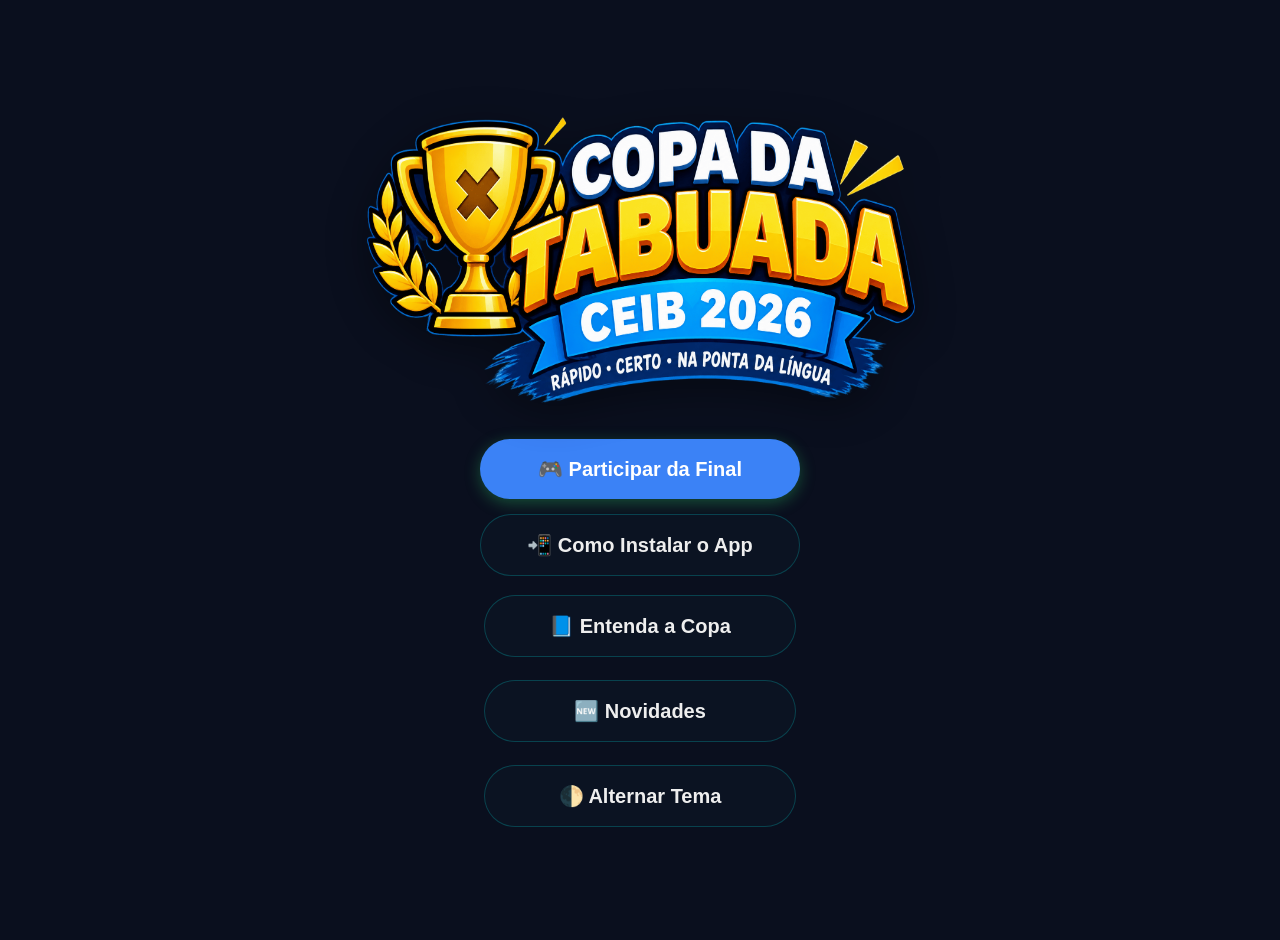
<file: index.html>
<!DOCTYPE html>
<html lang="pt-BR">
<head>
    <meta charset="UTF-8">
    <meta name="viewport" content="width=device-width, initial-scale=1.0">
    <title>Copa Tabuada CEIB 2026 - Início</title>
    <link rel="stylesheet" href="css/style.css">
    <style>
        /* ===== ESTILOS ESPECÍFICOS DA TELA PRINCIPAL (LOBBY) ===== */
        .lobby-container {
            display: flex;
            flex-direction: column;
            align-items: center;
            justify-content: center;
            min-height: 100vh;
            text-align: center;
            padding: 20px;
            background: var(--bg-principal);
            transition: background 0.3s ease;
        }
        .lobby-logo {
            max-width: 90%;
            width: 550px;
            margin-bottom: 30px;
            filter: drop-shadow(0 10px 20px rgba(0,0,0,0.4));
            animation: float 4s ease-in-out infinite;
        }
        @keyframes float {
            0%, 100% { transform: translateY(0); }
            50% { transform: translateY(-10px); }
        }
        .lobby-actions {
            display: flex;
            flex-direction: column;
            gap: 15px;
            width: 100%;
            max-width: 320px;
        }
        .btn-lobby {
            padding: 18px;
            font-size: 20px;
            border-radius: 50px;
            cursor: pointer;
            transition: 0.3s;
            text-decoration: none;
            display: flex;
            align-items: center;
            justify-content: center;
            gap: 10px;
            font-weight: bold;
            border: none;
            font-family: 'Segoe UI', Roboto, Arial, sans-serif;
        }
        .btn-lobby.btn-primary {
            background: #27ae60;
            color: white;
            box-shadow: 0 4px 15px rgba(39, 174, 96, 0.4);
        }
        .btn-lobby.btn-primary:hover {
            transform: scale(1.05);
            background: #2ecc71;
        }
        .btn-lobby.btn-secondary {
            background: var(--bg-card);
            color: var(--texto-principal);
            border: 1px solid var(--borda-card);
        }
        .btn-lobby.btn-secondary:hover {
            background: var(--bg-botao-padrao);
            transform: scale(1.02);
        }

        /* ===== ESTILOS DO CHANGELOG ===== */
        .changelog-versao {
            background: var(--bg-card-hover);
            border-radius: 16px;
            padding: 20px 24px;
            margin-bottom: 16px;
            border-left: 4px solid var(--cor-primaria);
            text-align: left;
        }
        .changelog-versao.atual {
            border-left-color: #facc15;
            background: linear-gradient(135deg, rgba(250, 204, 21, 0.08), transparent);
            box-shadow: 0 4px 15px rgba(250, 204, 21, 0.15);
        }
        .changelog-versao.legado {
            border-left-color: #8b5cf6;
            opacity: 0.92;
        }
        .changelog-versao.monolitico {
            border-left-color: #64748b;
            opacity: 0.88;
        }
        .changelog-header {
            display: flex;
            align-items: center;
            justify-content: space-between;
            flex-wrap: wrap;
            gap: 8px;
            margin-bottom: 6px;
        }
        .changelog-titulo {
            font-size: 20px;
            font-weight: 700;
            color: #ffd966;
        }
        .changelog-data {
            font-size: 13px;
            color: var(--texto-secundario);
            font-weight: 500;
        }
        .changelog-projeto {
            font-size: 12px;
            color: var(--texto-secundario);
            font-style: italic;
            margin-bottom: 12px;
            display: inline-block;
            padding: 2px 10px;
            background: var(--bg-botao-padrao);
            border-radius: 20px;
        }
        .changelog-badge-atual {
            background: #facc15;
            color: #000;
            font-size: 11px;
            padding: 2px 10px;
            border-radius: 20px;
            font-weight: 700;
            margin-left: 8px;
        }
        .changelog-badge-legado {
            background: #8b5cf6;
            color: #fff;
            font-size: 11px;
            padding: 2px 10px;
            border-radius: 20px;
            font-weight: 700;
            margin-left: 8px;
        }
        .changelog-badge-monolitico {
            background: #64748b;
            color: #fff;
            font-size: 11px;
            padding: 2px 10px;
            border-radius: 20px;
            font-weight: 700;
            margin-left: 8px;
        }
        .changelog-grupo {
            margin-bottom: 12px;
        }
        .changelog-grupo:last-child {
            margin-bottom: 0;
        }
        .changelog-grupo-titulo {
            font-size: 14px;
            font-weight: 700;
            color: var(--texto-destaque);
            margin-bottom: 6px;
            display: flex;
            align-items: center;
            gap: 6px;
        }
        .changelog-lista {
            list-style: none;
            padding: 0;
            margin: 0;
        }
        .changelog-lista li {
            padding: 4px 0 4px 20px;
            position: relative;
            font-size: 14px;
            color: var(--texto-principal);
            line-height: 1.5;
        }
        .changelog-lista li::before {
            content: '▸';
            position: absolute;
            left: 6px;
            color: var(--texto-destaque);
            font-weight: bold;
        }
    </style>
</head>
<body class="tema-escuro">

    <!-- ========================================================= -->
    <!-- TELA PRINCIPAL (LOBBY)                                    -->
    <!-- ========================================================= -->
    <div class="lobby-container">
        <!-- CORREÇÃO CLS: width, height, fetchpriority e aspect-ratio -->
        <img src="icons/logo-copa.png" alt="Copa Tabuada CEIB 2026" class="lobby-logo"
             width="550" height="300" fetchpriority="high"
             style="aspect-ratio: 550 / 300; height: auto;">
        
        <!-- Menu de Ações -->
        <div class="lobby-actions">
            <a href="game.html" class="btn-lobby btn-primary">
                🎮 Participar da Final
            </a>
            
            <a href="tutorial-instalacao.html" class="btn-lobby btn-secondary">
                📲 Como Instalar o App
            </a>
            <button class="btn-lobby btn-secondary" onclick="abrirTutorial()">
                📘 Entenda a Copa
            </button>
            <button class="btn-lobby btn-secondary" onclick="abrirChangelog()">
                🆕 Novidades
            </button>
            <button class="btn-lobby btn-secondary" onclick="alternarTema()">
                🌓 Alternar Tema
            </button>
        </div>
    </div>

    <!-- ========================================================= -->
    <!-- MODAL DE TUTORIAL (ENTENDA A COPA)                        -->
    <!-- ========================================================= -->
    <div id="modal-tutorial" class="modal-ranking" style="display:none;" role="dialog" aria-modal="true" aria-labelledby="tutorial-titulo">
        <div class="modal-ranking-content" style="max-width: 800px;">
            <h2 style="color:#ffd966; text-align:center;" id="tutorial-titulo">📘 Entenda a Copa</h2>
            <div class="modal-sub-tabs" id="tutorial-tabs" role="tablist"></div>
            <div id="tut-conteudo" class="tutorial-content" aria-live="polite"></div>
            <div class="acoes-modal">
                <a href="game.html" class="btn-success" style="text-decoration:none; padding: 10px 24px; border-radius: 40px; font-weight: bold; display: inline-flex; align-items: center; gap: 8px;">🎮 Participar da Final</a>
                <button id="btn-fechar-tutorial" class="btn-fechar" onclick="fecharTutorial()">🔙 Fechar</button>
            </div>
        </div>
    </div>

    <!-- ========================================================= -->
    <!-- MODAL DE CHANGELOG (NOVIDADES)                            -->
    <!-- ========================================================= -->
    <div id="modal-changelog" class="modal-ranking" style="display:none;" role="dialog" aria-modal="true" aria-labelledby="changelog-titulo">
        <div class="modal-ranking-content" style="max-width: 750px;">
            <h2 style="color:#ffd966; text-align:center; margin-bottom: 8px;" id="changelog-titulo">🆕 Novidades da Copa</h2>
            <p style="color: var(--texto-secundario); text-align: center; margin-bottom: 24px; font-size: 14px;">
                Acompanhe o que melhoramos a cada atualização do jogo.
            </p>
            
            <div id="changelog-conteudo" class="tutorial-content" style="max-height: 60vh; overflow-y: auto; padding: 0 8px;" aria-live="polite">
                <!-- Preenchido via JavaScript -->
            </div>
            
            <div class="acoes-modal">
                <a href="game.html" class="btn-success" style="text-decoration:none; padding: 10px 24px; border-radius: 40px; font-weight: bold; display: inline-flex; align-items: center; gap: 8px;">🎮 Participar da Final</a>
                <button id="btn-fechar-changelog" class="btn-fechar" onclick="fecharChangelog()">🔙 Fechar</button>
            </div>
        </div>
    </div>

    <!-- ========================================================= -->
    <!-- SCRIPTS                                                    -->
    <!-- ========================================================= -->
    <script>
        // ============================================================
        // CONTEÚDO DO TUTORIAL
        // ============================================================
        const TUTORIAL_CONTENT = {
            objetivo: `<h3>🎯 Seja o grande campeão da Copa Tabuada CEIB 2026!</h3>
                <div class="destaque">
                    <p>A competição tem <strong>5 fases</strong>. Em cada fase, você vai responder <strong>20 perguntas de multiplicação</strong>.</p>
                    <p>Quanto mais rápido e certo você responder, <strong>mais pontos</strong> você ganha na partida.</p>
                    <p>Você pode jogar <strong>várias partidas</strong> durante o tempo da fase (ex: 10 minutos).</p>
                    <p><strong>Sua melhor pontuação</strong> em uma única partida será usada para definir sua posição no ranking da fase.</p>
                </div>
                <h3>📊 Legenda de Desempenho (Cores)</h3>
                <div class="legenda-cores-container">
                    <div class="item-legenda"><span class="bolinha-mini bolinha-mini-vermelha"></span> <strong>Vermelho:</strong> Ameaça ao líder / Recorde máximo!</div>
                    <div class="item-legenda"><span class="bolinha-mini bolinha-mini-laranja"></span> <strong>Laranja:</strong> Superando seu recorde pessoal.</div>
                    <div class="item-legenda"><span class="bolinha-mini bolinha-mini-amarela"></span> <strong>Amarelo:</strong> Abaixo do seu recorde pessoal.</div>
                    <div class="item-legenda"><span class="bolinha-mini bolinha-mini-branca"></span> <strong>Branco:</strong> Empate técnico.</div>
                    <div class="item-legenda"><span class="bolinha-mini bolinha-mini-cinza"></span> <strong>Cinza:</strong> Sem dados suficientes.</div>
                </div>
                <p>Os <strong>melhores colocados</strong> (ex: os 30 primeiros na Fase 1) <strong>avançam</strong> para a próxima fase.</p>
                <p>Quem chegar à Fase 5 e vencer pode ser o campeão da Copa <strong>ou</strong>, se o professor ativar o <strong>Ranking de Pontos</strong>, o campeão será quem <strong>somar mais pontos</strong> ao longo das 5 fases.</p>`,
                
            pontuacao: `<h3>📊 Como são calculados os pontos de uma partida?</h3>
                <ul>
                    <li>Cada pergunta vale até <strong>100 pontos</strong>, dependendo do tempo que você levou para responder.</li>
                    <li>Quanto mais rápido, mais pontos você ganha.</li>
                    <li>Se errar ou não responder a tempo, você <strong>não ganha pontos</strong> naquela pergunta.</li>
                </ul>
                <h3>🏅 Qual é a sua posição na fase?</h3>
                <ul>
                    <li>A posição é definida pela <strong>maior pontuação</strong> que você fez em <strong>uma única partida</strong>.</li>
                    <li>Em caso de empate, o sistema usa:
                        <ol>
                            <li><strong>Número de partidas completas</strong> (quem jogou mais).</li>
                            <li><strong>Menor tempo médio</strong> por partida.</li>
                            <li><strong>Ordem alfabética</strong> (como último critério).</li>
                        </ol>
                    </li>
                </ul>
                <h3>🚀 Como funciona a classificação para a próxima fase?</h3>
                <ul>
                    <li>O professor define um <strong>número mínimo de partidas</strong> (ex: 1) – você precisa jogar pelo menos esse número para ser classificado.</li>
                    <li>Os <strong>melhores colocados</strong> (de acordo com o número de vagas da fase) avançam.</li>
                </ul>
                <p>As vagas são:</p>
                <ul>
                    <li><span class="badge-fase">Fase 1</span> 30 vagas</li>
                    <li><span class="badge-fase">Fase 2</span> 20 vagas</li>
                    <li><span class="badge-fase">Fase 3</span> 10 vagas</li>
                    <li><span class="badge-fase">Fase 4</span> 5 vagas</li>
                    <li><span class="badge-fase">Fase 5</span> 5 finalistas</li>
                </ul>
                <h3>🏆 E o Ranking de Pontos (se ativado)?</h3>
                <ul>
                    <li>Se o professor ativar o <strong>Ranking de Pontos</strong>, cada fase também gera <strong>pontos para um ranking geral</strong>.</li>
                    <li>A pontuação depende da sua posição na fase:
                        <ul>
                            <li>1º lugar → 40 pontos</li>
                            <li>2º → 39</li>
                            <li>...</li>
                            <li>40º → 1 ponto</li>
                            <li>A partir do 41º → 0 pontos</li>
                        </ul>
                    </li>
                    <li>As fases 1 a 4 usam a mesma tabela. A Fase 5 pode ter uma tabela diferente (o professor pode ajustar).</li>
                    <li>O <strong>campeão geral</strong> será o jogador com o <strong>maior total de pontos</strong> somando todas as fases.</li>
                    <li>Em caso de empate, vence quem teve a <strong>melhor posição na Fase 5</strong>.</li>
                </ul>
                <h3>⚡ Bônus de Velocidade e Recorde Geral</h3>
                <ul>
                    <li>Em cada fase, o jogador com a <strong>maior velocidade</strong> (tempo médio por pergunta) e que atender à <strong>precisão mínima</strong> (ex: 80% de acertos) ganha um <strong>bônus em pontos</strong> (definido pelo professor).</li>
                    <li>Esse bônus aparece no Ranking de Pontos com um <span class="raio-amarelo">⚡</span> amarelo ao lado da pontuação da fase.</li>
                    <li>Além disso, o jogador com a <strong>maior velocidade de toda a competição</strong> (recorde geral) recebe um <span class="foguete-vermelho">🚀</span> que aparece na fase em que o recorde foi estabelecido e ao lado do nome em todos os rankings.</li>
                    <li>O recorde geral é atualizado em tempo real e o foguete acompanha o detentor.</li>
                </ul>`,
                
            dicas: `<h3>⚡ Dicas para ser campeão</h3>
                <ol>
                    <li><strong>Treine a tabuada</strong> antes de cada fase – revise as operações que vão cair.</li>
                    <li><strong>Jogue o máximo de partidas</strong> que conseguir dentro do tempo – cada partida é uma chance de melhorar sua pontuação.</li>
                    <li><strong>Foco e velocidade</strong> – responda rápido, mas com atenção para não errar.</li>
                    <li><strong>Acompanhe sua posição</strong> no ranking ao vivo – veja se você está no grupo de classificação.</li>
                    <li><strong>Não desanime</strong> se perder uma fase – você ainda pode acumular pontos para o Ranking de Pontos (se ativado), e isso pode te levar ao título geral.</li>
                    <li><strong>Mantenha a calma</strong> – o tempo é curto, mas a prática leva à perfeição.</li>
                </ol>
                <div class="destaque">
                    <p>💡 <strong>Lembre-se:</strong> a melhor pontuação de uma única partida é o que conta para o ranking da fase. Então, se você fizer uma partida excelente, pode garantir sua vaga!</p>
                </div>`,
                
            faq: `<h3>❓ Perguntas frequentes</h3>
                <p><strong>Posso jogar mais de uma vez na mesma fase?</strong></p>
                <p>Sim! Você pode jogar quantas partidas quiser durante o tempo da fase. Apenas a <strong>melhor pontuação</strong> conta para o ranking.</p>
                
                <p><strong>O que acontece se eu não responder todas as 20 perguntas?</strong></p>
                <p>A partida termina quando você responde as 20 perguntas ou quando o tempo de 10 segundos por pergunta acaba. Você ganha pontos apenas pelas perguntas respondidas corretamente.</p>
                
                <p><strong>Como sei se estou classificado?</strong></p>
                <p>O ranking da fase é atualizado em tempo real. Se você estiver entre os primeiros (ex: Top 30 na Fase 1), você avança.</p>
                
                <p><strong>O que significa "Projeção" no ranking?</strong></p>
                <p>É uma previsão de quantos pontos você ganharia no Ranking de Pontos se a fase terminasse agora, com base na sua posição atual.</p>
                
                <p><strong>E se eu perder o acesso ao meu dispositivo?</strong></p>
                <p>Você precisa usar o <strong>mesmo dispositivo</strong> ou o mesmo navegador para manter seu progresso. Se trocar de aparelho, fale com o professor para ser liberado manualmente.</p>
                
                <p><strong>Onde vejo meu histórico de partidas?</strong></p>
                <p>Na tela do aluno, em "Seu Melhor Resultado" e no histórico logo abaixo.</p>
                
                <p><strong>Como funciona o desempate no Ranking de Pontos?</strong></p>
                <p>O desempate é pela melhor posição na Fase 5. Se ainda empatar, a ordem alfabética define.</p>
                
                <p><strong>O que significam os ícones ⚡ e 🚀?</strong></p>
                <p><span class="raio-amarelo">⚡</span> = bônus de velocidade ganho na fase. <span class="foguete-vermelho">🚀</span> = recorde geral de velocidade da competição.</p>`
        };

        // ============================================================
        // CONTEÚDO DO CHANGELOG (CONSOLIDADO)
        // ============================================================
        const CHANGELOG_CONTENT = [
            {
                versao: '3.0',
                data: '30 de setembro de 2026',
                atual: true,
                legado: false,
                monolitico: false,
                projeto: 'Copa Tabuada CEIB 2026 · Nova Estrutura',
                grupos: [
                    {
                        titulo: 'Adicionado',
                        icone: '✨',
                        itens: [
                            'Nova tela inicial (Lobby) com logo animada e botão "Participar da Final".',
                            'Modal "Entenda a Copa" com tutorial completo em 4 abas (Objetivo, Pontuação, Dicas, FAQ).',
                            'Modal "Novidades" (este changelog) para acompanhar atualizações.',
                            'Botão "Como Instalar o App" (nome mais claro que "Instalar App").',
                            'Easter egg secreto para o professor: 7 toques rápidos no texto da versão.'
                        ]
                    },
                    {
                        titulo: 'Alterado',
                        icone: '🔄',
                        itens: [
                            'Estrutura do projeto reorganizada: novo index.html (Lobby) + game.html (jogo).',
                            'Logo animada também na tela secundária do jogo.',
                            'Botões "Sair" (Aluno/Torcida) agora retornam à tela de escolha de modo (game.html).',
                            'Botões "Menu Principal" retornam ao Lobby (index.html).'
                        ]
                    },
                    {
                        titulo: 'Corrigido',
                        icone: '🐛',
                        itens: [
                            'Removido o arquivo final.html e ajustados todos os links.',
                            'Melhorias no carregamento e estabilidade geral.'
                        ]
                    }
                ]
            },
            {
                versao: '2.0 – 2.7',
                data: 'Setembro de 2026',
                atual: false,
                legado: false,
                monolitico: false,
                projeto: 'Copa Tabuada CEIB 2026 · Modularização',
                grupos: [
                    {
                        titulo: 'Adicionado',
                        icone: '✨',
                        itens: [
                            'Estrutura modular completa (css/style.css, js/config/firebase.js, js/modules/*, js/main.js).',
                            'Módulos: state, auth, db, ui, game, ranking, sound, tutorial, config, version, install.',
                            'Página tutorial-instalacao.html com instruções passo a passo.',
                            'Relógio em tempo real (clock-display) e campo de última sincronização (last-sync-time).',
                            'Popularização dinâmica do seletor de fases (professor e torcida).',
                            'Compatibilidade com links antigos via final.html (redirecionador).'
                        ]
                    },
                    {
                        titulo: 'Alterado',
                        icone: '🔄',
                        itens: [
                            'index.html passou a referenciar CSS externo e JS modular.',
                            'Firebase inicializado via window.firebase (variável global) em vez de import.',
                            'Função responder() exportada globalmente como window.responder.',
                            'index.html passou a ser o arquivo principal (antes era final.html).'
                        ]
                    },
                    {
                        titulo: 'Corrigido',
                        icone: '🐛',
                        itens: [
                            'Erro de importação do firebase-app-compat.js (export default).',
                            'Erro "No Firebase App [DEFAULT] has been created".',
                            'Menus "Aluno" e "Torcida" que não funcionavam.',
                            'Painel de sons que não aparecia na aba Configurações.',
                            'Erro "Unexpected reserved word" (await fora de async).',
                            'Ranking por fase não atualizava as fases já jogadas.',
                            'Link "Ir para o Jogo" do tutorial apontava para endereço errado.'
                        ]
                    },
                    {
                        titulo: 'Removido',
                        icone: '🗑️',
                        itens: [
                            'CSS inline do HTML (movido para style.css).',
                            'JavaScript inline do HTML (movido para módulos).',
                            'Botão "Última Versão" do tutorial (estava quebrado).'
                        ]
                    }
                ]
            },
            {
                versao: '1.0',
                data: 'Início do desenvolvimento',
                atual: false,
                legado: false,
                monolitico: true,
                projeto: 'Copa Tabuada CEIB 2026 · Monolítica',
                grupos: [
                    {
                        titulo: 'Estado Inicial',
                        icone: '📌',
                        itens: [
                            'Todo o projeto em um único arquivo HTML (GITHUB TABUADA FINAL.txt / final.html).',
                            'CSS dentro da tag <style> e JavaScript dentro da tag <script>.',
                            'Firebase carregado via CDN.'
                        ]
                    },
                    {
                        titulo: 'Adicionado',
                        icone: '✨',
                        itens: [
                            'Sistema completo de jogo (tabuada, timer, perguntas, respostas).',
                            'Sistema de ranking (fase, geral, turmas, pontos).',
                            'Painel do professor com abas e login via Firebase Auth.',
                            'Tela do aluno e tela da torcida (ranking ao vivo).',
                            'Sistema de 11 efeitos sonoros.',
                            'Sistema de versionamento via version.json.',
                            'Controle de fases (1 a 5), bônus de velocidade e recorde geral.',
                            'Senha para Fase 1 e liberação emergencial de alunos.',
                            'Tutorial (aluno e torcida), controle de colunas e mínimo de partidas.'
                        ]
                    }
                ]
            },
            {
                versao: '6.0',
                data: 'Agosto de 2026',
                atual: false,
                legado: true,
                monolitico: false,
                projeto: '🧪 Projeto Anterior',
                grupos: [
                    {
                        titulo: 'Adicionado',
                        icone: '✨',
                        itens: [
                            'Sistema de áudio completo com AudioContext único e reaproveitado.',
                            '4 sons implementados: Acerto, Erro, Combo e Conclusão.',
                            'Botão de som funcional com desbloqueio de áudio no primeiro toque.',
                            'Volume discreto (0.08–0.13) para ambiente de sala de aula.'
                        ]
                    },
                    {
                        titulo: 'Corrigido',
                        icone: '🐛',
                        itens: [
                            'Bug crítico: áudio nunca funcionava porque a função de beep não era chamada.',
                            'Bug: botão de som só alternava variável, não desbloqueava o AudioContext.'
                        ]
                    }
                ]
            },
            {
                versao: '5.0 – 5.9',
                data: 'Agosto de 2026',
                atual: false,
                legado: true,
                monolitico: false,
                projeto: '🧪 Projeto Anterior',
                grupos: [
                    {
                        titulo: 'Adicionado',
                        icone: '✨',
                        itens: [
                            'Hero classificatória na tela inicial.',
                            'Cartão de classificação com 3 zonas (classificação, reserva, fora).',
                            'Pódio visual com medalhas no ranking.',
                            'Modo noturno automático e fonte system-ui.',
                            'Sistema de notificações internas (toasts) substituindo alert().',
                            'Compartilhamento de resultado com posição e total de participantes.',
                            'Turma real do aluno em "Minha Turma".',
                            'Comparação das médias das turmas (Top 4).'
                        ]
                    },
                    {
                        titulo: 'Alterado',
                        icone: '🔄',
                        itens: [
                            'Abas de ranking reorganizadas com toggle colapsável.',
                            'Botão de som responsivo em 3 faixas (desktop, tablet, celular).',
                            'Critérios de desempate unificados em todo o app.'
                        ]
                    },
                    {
                        titulo: 'Corrigido',
                        icone: '🐛',
                        itens: [
                            'Bug crítico: melhor resultado oficial não era retornado corretamente.',
                            'Bug: posição anterior mostrava "era 0º" em alguns casos.',
                            'Bug: mensagem "Faltam X pontos" enganosa em empates.',
                            'Bug: "Minha Turma" abria na turma 901 por padrão.',
                            'Cores de texto em cartões no modo escuro.'
                        ]
                    }
                ]
            },
            {
                versao: '2.0 – 4.0',
                data: 'Julho de 2026',
                atual: false,
                legado: true,
                monolitico: false,
                projeto: '🧪 Projeto Anterior',
                grupos: [
                    {
                        titulo: 'Adicionado',
                        icone: '✨',
                        itens: [
                            'Sistema de vínculo permanente por dispositivo.',
                            'Toque secreto no título (5 cliques) para abrir o painel do professor.',
                            'Sistema de conquistas com 14 medalhas.',
                            'Mapa de tabuadas adaptativo com foco em dificuldades.',
                            'Distratores inteligentes (alternativas erradas plausíveis).',
                            'Modo treino com dicas de multiplicação.',
                            '6 abas de ranking (turma, global, precisão, velocidade).',
                            'Painel do professor com senha (hash SHA-256 com fallback).'
                        ]
                    },
                    {
                        titulo: 'Alterado',
                        icone: '🔄',
                        itens: [
                            'Botão "Painel do Professor" removido da tela inicial.',
                            'Código enxugado (de ~1800 para ~1400 linhas) com remoção de CSS morto.'
                        ]
                    },
                    {
                        titulo: 'Segurança',
                        icone: '🔐',
                        itens: [
                            'Painel acessível apenas via 5 cliques no título.',
                            'Senha exigida com sessão de 30 minutos.'
                        ]
                    }
                ]
            }
        ];

        // ============================================================
        // FUNÇÕES DO TUTORIAL
        // ============================================================
        function abrirTutorial() {
            const modal = document.getElementById('modal-tutorial');
            const titulo = document.getElementById('tutorial-titulo');
            const tabsContainer = document.getElementById('tutorial-tabs');
            if (!modal || !tabsContainer) return;

            titulo.innerText = '📘 Entenda a Copa';
            tabsContainer.innerHTML = `
                <div class="sub-tab active" data-tab-tut="objetivo" role="tab" aria-selected="true" tabindex="0">🎯 Objetivo</div>
                <div class="sub-tab" data-tab-tut="pontuacao" role="tab" aria-selected="false" tabindex="-1">📊 Pontuação + Bônus</div>
                <div class="sub-tab" data-tab-tut="dicas" role="tab" aria-selected="false" tabindex="-1">⚡ Dicas</div>
                <div class="sub-tab" data-tab-tut="faq" role="tab" aria-selected="false" tabindex="-1">❓ FAQ</div>
            `;

            mostrarAbaTutorial('objetivo');
            modal.style.display = 'flex';

            tabsContainer.querySelectorAll('[data-tab-tut]').forEach(tab => {
                tab.addEventListener('click', function() {
                    mostrarAbaTutorial(this.dataset.tabTut);
                });
            });
        }

        function mostrarAbaTutorial(aba) {
            const container = document.getElementById('tut-conteudo');
            if (!container) return;
            container.innerHTML = TUTORIAL_CONTENT[aba] || '<p>Conteúdo não encontrado.</p>';
            document.querySelectorAll('[data-tab-tut]').forEach(el => {
                el.classList.remove('active');
                el.setAttribute('aria-selected', 'false');
                if (el.dataset.tabTut === aba) {
                    el.classList.add('active');
                    el.setAttribute('aria-selected', 'true');
                }
            });
        }

        function fecharTutorial() {
            const modal = document.getElementById('modal-tutorial');
            if (modal) modal.style.display = 'none';
        }

        // ============================================================
        // FUNÇÕES DO CHANGELOG
        // ============================================================
        function abrirChangelog() {
            const modal = document.getElementById('modal-changelog');
            const container = document.getElementById('changelog-conteudo');
            if (!modal || !container) return;

            let html = '';
            CHANGELOG_CONTENT.forEach(versao => {
                let classeExtra = '';
                if (versao.atual) classeExtra = 'atual';
                else if (versao.legado) classeExtra = 'legado';
                else if (versao.monolitico) classeExtra = 'monolitico';

                html += `<div class="changelog-versao ${classeExtra}">`;
                html += `<div class="changelog-header">`;
                html += `<span class="changelog-titulo">🏆 Versão ${versao.versao}`;
                if (versao.atual) html += `<span class="changelog-badge-atual">ATUAL</span>`;
                if (versao.legado) html += `<span class="changelog-badge-legado">LEGADO</span>`;
                if (versao.monolitico) html += `<span class="changelog-badge-monolitico">MONOLÍTICO</span>`;
                html += `</span>`;
                html += `<span class="changelog-data">📅 ${versao.data}</span>`;
                html += `</div>`;
                html += `<div class="changelog-projeto">📦 ${versao.projeto}</div>`;

                versao.grupos.forEach(grupo => {
                    html += `<div class="changelog-grupo">`;
                    html += `<div class="changelog-grupo-titulo">${grupo.icone} ${grupo.titulo}</div>`;
                    html += `<ul class="changelog-lista">`;
                    grupo.itens.forEach(item => {
                        html += `<li>${item}</li>`;
                    });
                    html += `</ul></div>`;
                });

                html += `</div>`;
            });

            container.innerHTML = html;
            modal.style.display = 'flex';
        }

        function fecharChangelog() {
            const modal = document.getElementById('modal-changelog');
            if (modal) modal.style.display = 'none';
        }

        // ============================================================
        // ALTERNAR TEMA
        // ============================================================
        function alternarTema() {
            const atual = document.body.className;
            const novoTema = atual === 'tema-escuro' ? 'tema-claro' : 'tema-escuro';
            document.body.className = novoTema;
            localStorage.setItem('copa_theme', novoTema);
        }

        const temaSalvo = localStorage.getItem('copa_theme') || 'tema-escuro';
        document.body.className = temaSalvo;

        // ============================================================
        // FECHAR MODAIS (ESC + clique fora)
        // ============================================================
        document.addEventListener('keydown', (e) => {
            if (e.key === 'Escape') {
                fecharTutorial();
                fecharChangelog();
            }
        });

        document.getElementById('modal-tutorial')?.addEventListener('click', (e) => {
            if (e.target === e.currentTarget) fecharTutorial();
        });

        document.getElementById('modal-changelog')?.addEventListener('click', (e) => {
            if (e.target === e.currentTarget) fecharChangelog();
        });
    </script>
</body>
</html>
</file>
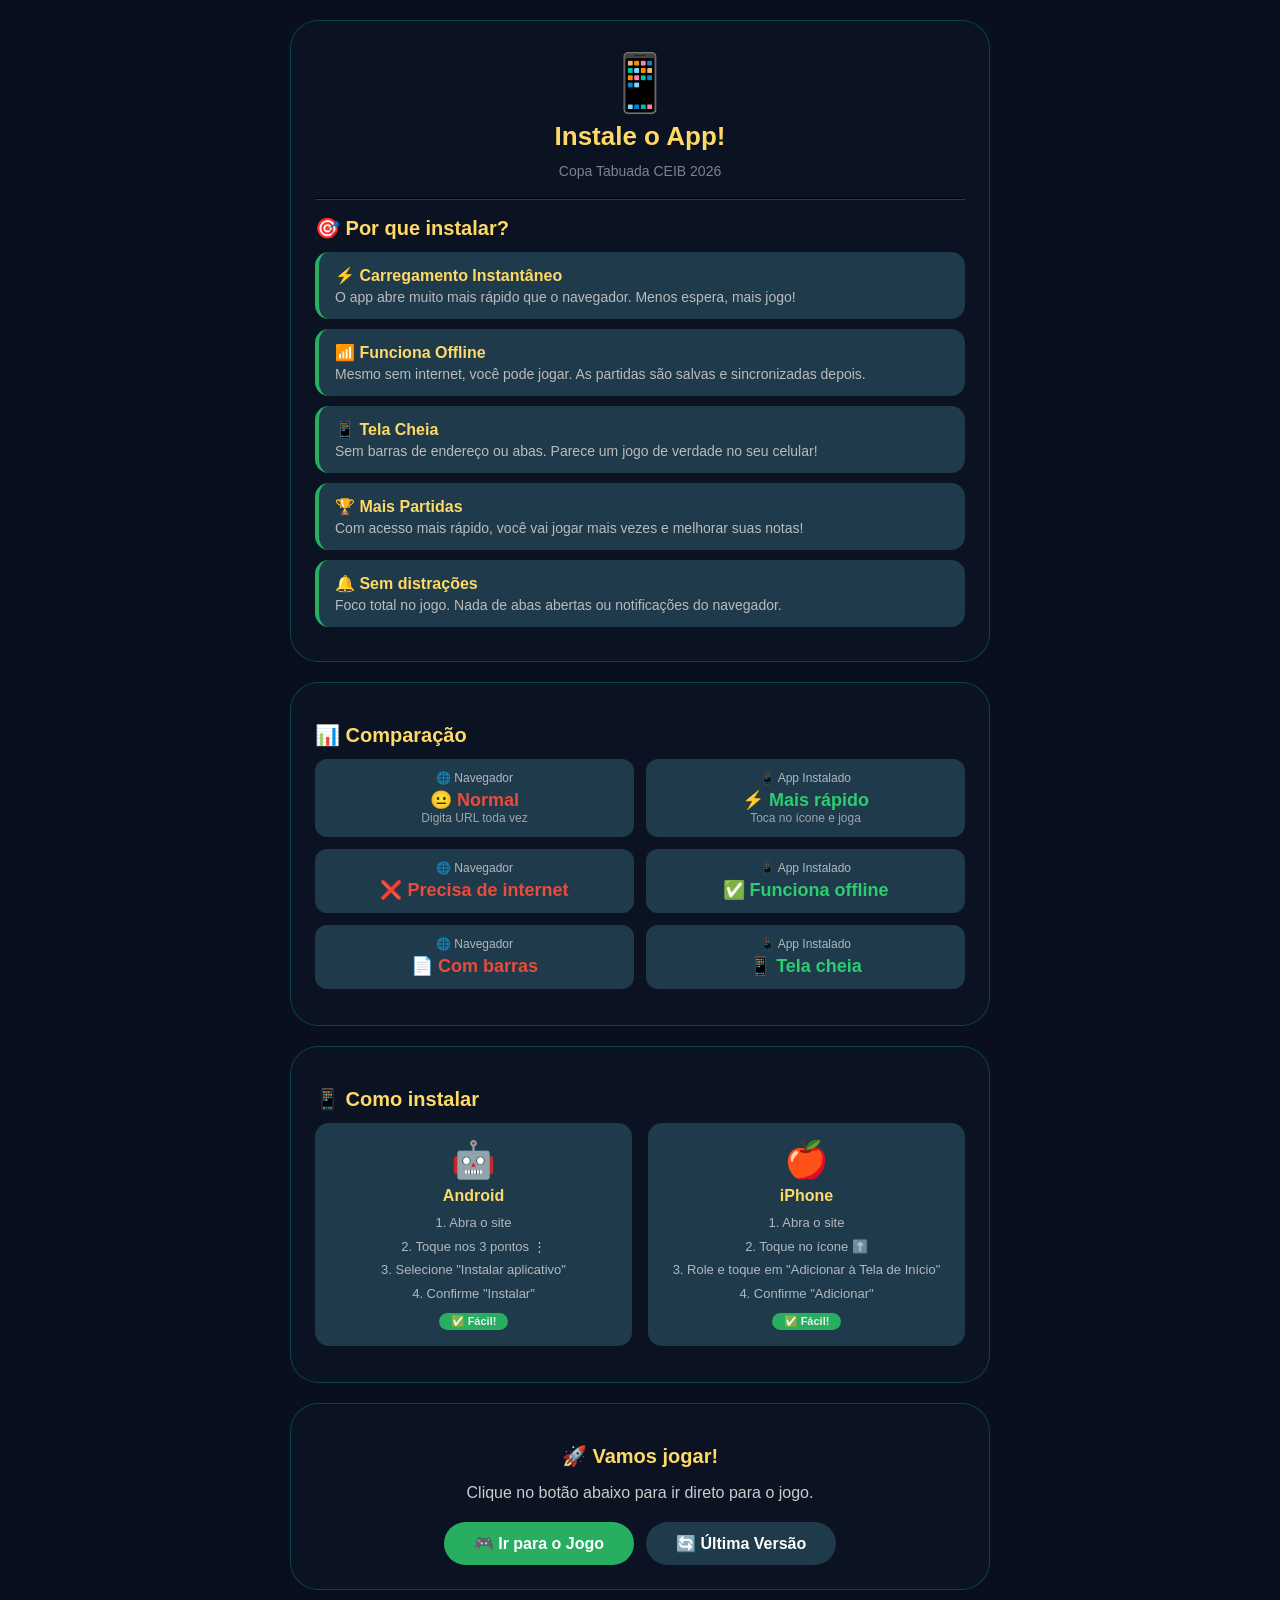
<file: tutorial-instalacao.html>
<!DOCTYPE html>
<html lang="pt-BR">
<head>
    <meta charset="UTF-8">
    <meta name="viewport" content="width=device-width, initial-scale=1.0, user-scalable=yes">
    <title>📱 Instalar App - Copa Tabuada</title>
    <style>
        * { box-sizing: border-box; margin: 0; padding: 0; }
        body {
            font-family: 'Segoe UI', Roboto, Arial, sans-serif;
            background: #0a0f1e;
            color: #eee;
            padding: 20px;
            min-height: 100vh;
        }
        .container { max-width: 700px; margin: 0 auto; }
        .card {
            background: rgba(12,20,35,0.9);
            backdrop-filter: blur(4px);
            border-radius: 28px;
            padding: 24px;
            margin-bottom: 20px;
            border: 1px solid rgba(0,255,255,0.2);
        }
        h1 { color: #ffd966; font-size: 26px; margin-bottom: 8px; text-align: center; }
        h2 { color: #ffd966; font-size: 20px; margin: 16px 0 12px 0; }
        p { line-height: 1.6; margin-bottom: 10px; color: #ccc; }
        .icon-grande { font-size: 56px; text-align: center; display: block; margin: 5px 0; }
        .beneficio {
            background: #1f3a4b;
            border-radius: 14px;
            padding: 14px 16px;
            margin: 10px 0;
            border-left: 4px solid #27ae60;
        }
        .beneficio .titulo { font-weight: bold; color: #ffd966; display: flex; align-items: center; gap: 10px; }
        .beneficio .desc { font-size: 14px; color: #bbb; margin-top: 4px; }
        .comparacao {
            display: grid;
            grid-template-columns: 1fr 1fr;
            gap: 12px;
            margin: 12px 0;
        }
        .comparacao-item {
            background: #1f3a4b;
            border-radius: 12px;
            padding: 12px 16px;
            text-align: center;
        }
        .comparacao-item .label { font-size: 12px; opacity: 0.7; }
        .comparacao-item .valor { font-size: 18px; font-weight: bold; margin-top: 4px; }
        .comparacao-item .valor.verde { color: #2ecc71; }
        .comparacao-item .valor.vermelho { color: #e74c3c; }
        .passo {
            background: #00000055;
            border-radius: 14px;
            padding: 14px 16px;
            margin: 10px 0;
            display: flex;
            align-items: flex-start;
            gap: 14px;
        }
        .passo .numero {
            background: #e67e22;
            color: white;
            width: 30px;
            height: 30px;
            border-radius: 50%;
            display: flex;
            align-items: center;
            justify-content: center;
            font-weight: bold;
            flex-shrink: 0;
            font-size: 14px;
        }
        .passo .texto { color: #ddd; }
        .passo .texto strong { color: #ffd966; }
        .plataforma {
            display: grid;
            grid-template-columns: 1fr 1fr;
            gap: 16px;
            margin: 12px 0;
        }
        .plataforma-item {
            background: #1f3a4b;
            border-radius: 14px;
            padding: 16px;
            text-align: center;
        }
        .plataforma-item .icone { font-size: 36px; }
        .plataforma-item .nome { font-weight: bold; margin: 6px 0; color: #ffd966; }
        .plataforma-item .detalhe { font-size: 13px; opacity: 0.7; line-height: 1.8; }
        .btn-container { display: flex; gap: 12px; flex-wrap: wrap; justify-content: center; margin-top: 16px; }
        .btn-jogar {
            background: #27ae60;
            color: white;
            border: none;
            border-radius: 40px;
            padding: 12px 30px;
            font-size: 16px;
            font-weight: bold;
            cursor: pointer;
            transition: 0.2s;
            text-decoration: none;
            display: inline-block;
        }
        .btn-jogar:hover { background: #2ecc71; transform: scale(1.02); }
        .btn-voltar {
            background: #1f3a4b;
            color: white;
            border: none;
            border-radius: 40px;
            padding: 12px 30px;
            font-size: 16px;
            font-weight: bold;
            cursor: pointer;
            transition: 0.2s;
            text-decoration: none;
            display: inline-block;
        }
        .btn-voltar:hover { background: #2c5a6e; transform: scale(1.02); }
        .badge {
            display: inline-block;
            background: #27ae60;
            color: white;
            padding: 2px 12px;
            border-radius: 20px;
            font-size: 11px;
            font-weight: bold;
            margin-left: 6px;
        }
        hr { border-color: #2c3e50; margin: 16px 0; }
        @media (max-width: 600px) {
            .comparacao { grid-template-columns: 1fr; }
            .plataforma { grid-template-columns: 1fr; }
            .card { padding: 18px; }
            h1 { font-size: 22px; }
        }
    </style>
</head>
<body>
<div class="container">

    <div class="card">
        <span class="icon-grande">📱</span>
        <h1>Instale o App!</h1>
        <p style="text-align:center; opacity:0.6; font-size:14px;">Copa Tabuada CEIB 2026</p>
        <hr>
        
        <h2>🎯 Por que instalar?</h2>
        
        <div class="beneficio">
            <div class="titulo">⚡ Carregamento Instantâneo</div>
            <div class="desc">O app abre muito mais rápido que o navegador. Menos espera, mais jogo!</div>
        </div>
        
        <div class="beneficio">
            <div class="titulo">📶 Funciona Offline</div>
            <div class="desc">Mesmo sem internet, você pode jogar. As partidas são salvas e sincronizadas depois.</div>
        </div>
        
        <div class="beneficio">
            <div class="titulo">📱 Tela Cheia</div>
            <div class="desc">Sem barras de endereço ou abas. Parece um jogo de verdade no seu celular!</div>
        </div>
        
        <div class="beneficio">
            <div class="titulo">🏆 Mais Partidas</div>
            <div class="desc">Com acesso mais rápido, você vai jogar mais vezes e melhorar suas notas!</div>
        </div>
        
        <div class="beneficio">
            <div class="titulo">🔔 Sem distrações</div>
            <div class="desc">Foco total no jogo. Nada de abas abertas ou notificações do navegador.</div>
        </div>
    </div>

    <div class="card">
        <h2>📊 Comparação</h2>
        
        <div class="comparacao">
            <div class="comparacao-item">
                <div class="label">🌐 Navegador</div>
                <div class="valor vermelho">😐 Normal</div>
                <div style="font-size:12px; opacity:0.6;">Digita URL toda vez</div>
            </div>
            <div class="comparacao-item">
                <div class="label">📱 App Instalado</div>
                <div class="valor verde">⚡ Mais rápido</div>
                <div style="font-size:12px; opacity:0.6;">Toca no ícone e joga</div>
            </div>
        </div>
        
        <div class="comparacao">
            <div class="comparacao-item">
                <div class="label">🌐 Navegador</div>
                <div class="valor vermelho">❌ Precisa de internet</div>
            </div>
            <div class="comparacao-item">
                <div class="label">📱 App Instalado</div>
                <div class="valor verde">✅ Funciona offline</div>
            </div>
        </div>
        
        <div class="comparacao">
            <div class="comparacao-item">
                <div class="label">🌐 Navegador</div>
                <div class="valor vermelho">📄 Com barras</div>
            </div>
            <div class="comparacao-item">
                <div class="label">📱 App Instalado</div>
                <div class="valor verde">📱 Tela cheia</div>
            </div>
        </div>
    </div>

    <div class="card">
        <h2>📱 Como instalar</h2>
        
        <div class="plataforma">
            <div class="plataforma-item">
                <div class="icone">🤖</div>
                <div class="nome">Android</div>
                <div class="detalhe">
                    1. Abra o site<br>
                    2. Toque nos 3 pontos ⋮<br>
                    3. Selecione "Instalar aplicativo"<br>
                    4. Confirme "Instalar"
                </div>
                <div style="margin-top:8px; background:#27ae60; padding:2px 12px; border-radius:20px; display:inline-block; font-size:11px; font-weight:bold;">✅ Fácil!</div>
            </div>
            
            <div class="plataforma-item">
                <div class="icone">🍎</div>
                <div class="nome">iPhone</div>
                <div class="detalhe">
                    1. Abra o site<br>
                    2. Toque no ícone ⬆️<br>
                    3. Role e toque em "Adicionar à Tela de Início"<br>
                    4. Confirme "Adicionar"
                </div>
                <div style="margin-top:8px; background:#27ae60; padding:2px 12px; border-radius:20px; display:inline-block; font-size:11px; font-weight:bold;">✅ Fácil!</div>
            </div>
        </div>
    </div>

    <div class="card" style="text-align:center;">
        <h2>🚀 Vamos jogar!</h2>
        <p style="margin-bottom: 14px;">Clique no botão abaixo para ir direto para o jogo.</p>
        
        <div class="btn-container">
            <a href="index.html" class="btn-jogar">🎮 Ir para o Jogo</a>
            <a href="index.html?nocache=1" class="btn-voltar">🔄 Última Versão</a>
        </div>
    </div>

</div>
</body>
</html>
</file>
<file: css/style.css>
/* ============================================================
   TEMAS E CORES
   ============================================================ */

:root {
  --cor-primaria: #3b82f6;
}

/* ----- TEMA ESCURO (padrão) ----- */
body.tema-escuro {
  --bg-principal: #0a0f1e;
  --bg-card: rgba(12, 20, 35, 0.9);
  --bg-card-hover: #1e293b;
  --texto-principal: #eee;
  --texto-secundario: #cbd5e1;
  --texto-destaque: #ffd966;
  --borda-card: rgba(0, 255, 255, 0.2);
  --sombra-card: 0 4px 6px -1px rgba(0,0,0,0.3);
  --bg-status-box: #000000aa;
  --bg-input: #1e293b;
  --borda-input: #334155;
  --texto-input: #f1f5f9;
  --bg-botao-padrao: #1f3a4b;
  --bg-botao-padrao-hover: #2c5a6e;
  --bg-toast: #e67e22;
  --bg-modal: #0f172a;
  --borda-modal: #ffd966;
  --bg-competicao-finalizada: linear-gradient(135deg, #1a3a1a, #0f2a0f);
  --borda-competicao-finalizada: #ffd700;
  --bg-loading: rgba(10, 15, 30, 0.92);
  --bg-spinner: rgba(255, 217, 102, 0.15);
  --cor-spinner: #ffd966;
}

/* ----- TEMA CLARO ----- */
body.tema-claro {
  --bg-principal: #f0f4f8;
  --bg-card: #ffffff;
  --bg-card-hover: #e2e8f0;
  --texto-principal: #1a1a2e;
  --texto-secundario: #2d3748;
  --texto-destaque: #2d3748;
  --borda-card: #d1d5db;
  --sombra-card: 0 4px 6px -1px rgba(0,0,0,0.1);
  --bg-status-box: #f1f5f9;
  --bg-input: #ffffff;
  --borda-input: #d1d5db;
  --texto-input: #1a1a2e;
  --bg-botao-padrao: #e2e8f0;
  --bg-botao-padrao-hover: #cbd5e1;
  --bg-toast: #e67e22;
  --bg-modal: #ffffff;
  --borda-modal: #2d3748;
  --bg-competicao-finalizada: linear-gradient(135deg, #fefcbf, #f6e05e);
  --borda-competicao-finalizada: #d69e2e;
  --bg-loading: rgba(255, 255, 255, 0.95);
  --bg-spinner: rgba(45, 55, 72, 0.15);
  --cor-spinner: #2d3748;
}

/* ============================================================
   ESTILOS GERAIS (usando variáveis)
   ============================================================ */

* { box-sizing: border-box; margin: 0; padding: 0; }

/* --- Foco visível para acessibilidade --- */
button:focus-visible,
input:focus-visible,
select:focus-visible,
a:focus-visible,
.tab-btn:focus-visible {
  outline: 3px solid #ffd966;
  outline-offset: 2px;
}

/* --- Classe para esconder visualmente mas manter para leitores --- */
.visually-hidden {
  position: absolute;
  width: 1px;
  height: 1px;
  padding: 0;
  margin: -1px;
  overflow: hidden;
  clip: rect(0, 0, 0, 0);
  border: 0;
}

body {
  font-family: 'Segoe UI', Roboto, Arial, sans-serif;
  background: var(--bg-principal);
  color: var(--texto-principal);
  padding: 20px;
  transition: background 0.3s ease, color 0.3s ease;
}
.container { max-width: 1400px; margin: 0 auto; }
.card {
  background: var(--bg-card);
  backdrop-filter: blur(4px);
  border-radius: 28px;
  padding: 24px;
  margin-bottom: 24px;
  border: 1px solid var(--borda-card);
  transition: background 0.3s ease, border-color 0.3s ease;
}

.hidden { display: none !important; }

h1, h2, h3 { color: var(--texto-destaque); margin-bottom: 16px; }

/* ===== BOTÕES ===== */
button {
  background: var(--bg-botao-padrao);
  color: var(--texto-principal);
  border: none;
  border-radius: 40px;
  padding: 10px 20px;
  font-weight: bold;
  cursor: pointer;
  transition: 0.2s;
  margin: 4px;
}
button:hover { background: var(--bg-botao-padrao-hover); transform: scale(1.02); }
button:disabled { background: #333; cursor: not-allowed; opacity: 0.5; }

.btn-primary { background: var(--cor-primaria) !important; color: white !important; }
.btn-primary:hover { filter: brightness(1.1); }
.btn-success { background: #27ae60; color: white; }
.btn-danger { background: #c0392b; color: white; }
.btn-warning { background: #f39c12; color: white; }
.btn-secondary { background: #34495e; color: white; }
.btn-info { background: #3498db; color: white; }
.btn-verificar-versao { background: #9b59b6; color: white; border: none; border-radius: 40px; padding: 10px 20px; font-weight: bold; cursor: pointer; transition: 0.2s; margin: 4px; }
.btn-verificar-versao:hover { background: #8e44ad; transform: scale(1.02); }

/* ===== OUTROS ELEMENTOS ===== */
.status-box {
  background: var(--bg-status-box);
  border-radius: 20px;
  padding: 16px;
  margin-top: 20px;
  overflow-x: auto;
  transition: background 0.3s ease;
}
.esconder-durante-jogo { transition: opacity 0.3s; }
body.em-jogo .esconder-durante-jogo { display: none !important; }
body.em-jogo .container { padding-top: 0; }
body.em-jogo .card:not(#tela-aluno) { display: none !important; }
body.em-jogo #tela-aluno { border: none; background: transparent; padding: 0; }

.pergunta-container {
    background: var(--bg-card);
    border-radius: 24px;
    padding: 30px 20px;
    margin-bottom: 20px;
    border: 2px solid var(--borda-card);
    transition: all 0.3s ease;
    text-align: center;
}

/* ===== BRILHOS DA PERGUNTA (F1) ===== */
.brilho-roxo { box-shadow: 0 0 30px rgba(139, 92, 246, 0.5); border-color: rgba(139, 92, 246, 0.6); }
.brilho-verde { box-shadow: 0 0 30px rgba(34, 197, 94, 0.5); border-color: rgba(34, 197, 94, 0.6); }
.brilho-amarelo { box-shadow: 0 0 30px rgba(250, 204, 21, 0.5); border-color: rgba(250, 204, 21, 0.6); }
.brilho-cinza { box-shadow: 0 0 20px rgba(148, 163, 184, 0.2); }

@keyframes pulse-brilho {
    0% { transform: scale(1); }
    50% { transform: scale(1.01); }
    100% { transform: scale(1); }
}

.jogo-rodape-minimalista {
    display: flex;
    justify-content: space-around;
    align-items: center;
    background: var(--bg-card);
    backdrop-filter: blur(10px);
    padding: 12px;
    border-radius: 20px;
    margin-top: 20px;
    border: 1px solid var(--borda-card);
}
.item-rodape {
    display: flex;
    align-items: center;
    gap: 6px;
    font-size: 16px;
    font-weight: bold;
    color: var(--texto-principal);
}
.item-rodape span { color: var(--texto-destaque); }

.legenda-cores-container {
    background: rgba(0,0,0,0.3);
    padding: 15px;
    border-radius: 15px;
    margin: 10px 0;
}
.item-legenda {
    display: flex;
    align-items: center;
    gap: 10px;
    margin-bottom: 8px;
    font-size: 14px;
}
.bolinha-mini {
    width: 16px;
    height: 16px;
    border-radius: 50%;
    display: inline-block;
    box-shadow: 0 0 5px rgba(0,0,0,0.5);
}
.bolinha-mini-roxa { background: #8b5cf6; box-shadow: 0 0 10px rgba(139, 92, 246, 0.6); }
.bolinha-mini-verde { background: #22c55e; box-shadow: 0 0 10px rgba(34, 197, 94, 0.6); }
.bolinha-mini-amarela { background: #facc15; box-shadow: 0 0 10px rgba(250, 204, 21, 0.5); }
.bolinha-mini-cinza { background: #2c3e50; }

.flex-grid { display: grid; grid-template-columns: repeat(auto-fit, minmax(300px, 1fr)); gap: 20px; }
.timer-display { font-size: 32px; font-weight: bold; color: var(--texto-destaque); background: #000; padding: 10px 20px; border-radius: 15px; display: inline-block; }
.online-badge { background: #27ae60; color: white; padding: 4px 12px; border-radius: 10px; font-size: 14px; }
.ranking-table { width: 100%; border-collapse: collapse; margin-top: 16px; font-size: 13px; word-break: break-word; white-space: normal; }
.ranking-table th, .ranking-table td { border-bottom: 1px solid var(--borda-card); padding: 8px 6px; text-align: left; vertical-align: middle; }
.ranking-table th { background: var(--bg-botao-padrao); color: var(--texto-destaque); }
.classificado-sim { color: #2ecc71; font-weight: bold; }
.classificado-nao { color: #e74c3c; font-weight: bold; }
.posicao-subiu { color: #2ecc71; font-weight: bold; }
.posicao-desceu { color: #e74c3c; font-weight: bold; }

/* ===== BARRA DE TEMPO - CORES DINÂMICAS (F1) ===== */
.barra-tempo {
  width: 100%;
  height: 12px;
  background: #2c3e50;
  border-radius: 6px;
  overflow: hidden;
  margin: 15px 0;
  transition: box-shadow 0.3s ease;
}
.progresso-tempo {
  width: 100%;
  height: 100%;
  background: #94a3b8;
  transition: width 0.05s linear, background 0.3s ease, box-shadow 0.3s ease;
}
.progresso-tempo-roxo {
  background: #8b5cf6 !important;
  box-shadow: 0 0 20px rgba(139, 92, 246, 0.8) !important;
}
.progresso-tempo-verde {
  background: #22c55e !important;
  box-shadow: 0 0 20px rgba(34, 197, 94, 0.6) !important;
}
.progresso-tempo-amarelo {
  background: #facc15 !important;
  box-shadow: 0 0 20px rgba(250, 204, 21, 0.5) !important;
}
.progresso-tempo-cinza {
  background: #94a3b8 !important;
  box-shadow: none !important;
}

/* ===== CORES DO RITMO (RANKING) ===== */
.fut-roxo {
  color: #8b5cf6;
  font-weight: bold;
  text-shadow: 0 0 12px rgba(139, 92, 246, 0.6);
}
.fut-verde {
  color: #22c55e;
  font-weight: bold;
  text-shadow: 0 0 12px rgba(34, 197, 94, 0.5);
}
.fut-amarelo {
  color: #facc15;
  font-weight: bold;
  text-shadow: 0 0 12px rgba(250, 204, 21, 0.4);
}
.fut-vermelho { color: #e74c3c; font-weight: bold; text-shadow: 0 0 8px rgba(231, 76, 60, 0.4); }
.fut-laranja { color: #e67e22; font-weight: bold; }

.opcoes-vertical {
    display: flex;
    flex-direction: column;
    align-items: center;
    gap: 12px;
    margin: 20px 0;
    width: 100%;
}
.opcao-vertical {
    background: var(--bg-botao-padrao);
    color: var(--texto-principal);
    padding: 18px 20px;
    font-size: 24px;
    border-radius: 60px;
    cursor: pointer;
    border: 2px solid transparent;
    transition: 0.2s;
    width: 80%;
    max-width: 350px;
    text-align: center;
    font-weight: bold;
    letter-spacing: 1px;
}
.opcao-vertical:hover {
    background: var(--bg-botao-padrao-hover);
    border-color: var(--texto-destaque);
    transform: scale(1.02);
}
.opcao-vertical:disabled {
    opacity: 0.5;
    cursor: not-allowed;
    transform: scale(1);
    border-color: transparent;
}

/* ===== FEEDBACK VISUAL ===== */
.opcao-vertical.correto {
  background: #27ae60 !important;
  border-color: #2ecc71 !important;
  color: white !important;
  box-shadow: 0 0 20px rgba(46, 204, 113, 0.6);
}
.opcao-vertical.errado {
  background: #c0392b !important;
  border-color: #e74c3c !important;
  color: white !important;
  box-shadow: 0 0 20px rgba(231, 76, 60, 0.6);
}
.opcao-vertical.destaque-correto {
  background: #27ae60 !important;
  border-color: #2ecc71 !important;
  color: white !important;
  box-shadow: 0 0 20px rgba(46, 204, 113, 0.6);
}

.toast { position: fixed; bottom: 20px; left: 50%; transform: translateX(-50%); background: var(--bg-toast); padding: 12px 24px; border-radius: 60px; z-index: 3000; font-weight: bold; color: white; }
.fase-selector { background: var(--bg-principal); padding: 8px; border-radius: 20px; margin: 10px 0; }
.aluno-item { background: var(--bg-botao-padrao); margin: 8px 0; padding: 10px; border-radius: 15px; display: flex; justify-content: space-between; align-items: center; flex-wrap: wrap; }
.scroll-list { max-height: 300px; overflow-y: auto; margin-top: 10px; }
hr { margin: 15px 0; border-color: var(--borda-card); }
.tab-buttons { display: flex; gap: 10px; margin-bottom: 20px; flex-wrap: wrap; }
.tab-btn { background: var(--bg-botao-padrao); padding: 8px 20px; border-radius: 30px; cursor: pointer; color: var(--texto-principal); }
.tab-btn.active { background: var(--cor-primaria) !important; color: white !important; }
.modalidade-badge { background: #2c5a6e; padding: 4px 12px; border-radius: 20px; font-size: 14px; display: inline-block; margin-left: 15px; color: white; }
.live-badge { background: #e74c3c; color: white; padding: 2px 8px; border-radius: 20px; font-size: 11px; margin-left: 10px; animation: pulse 1s infinite; }
@keyframes pulse { 0% { opacity: 0.6; } 100% { opacity: 1; } }
.link-classificatoria { font-size: 14px; background: var(--bg-botao-padrao); padding: 6px 12px; border-radius: 30px; text-decoration: none; color: var(--texto-destaque); transition: 0.2s; }
.link-classificatoria:hover { background: var(--bg-botao-padrao-hover); color: var(--texto-principal); }
.header-title { display: flex; align-items: center; flex-wrap: wrap; gap: 15px; margin-bottom: 15px; }
@media (max-width: 768px) { .ranking-table th, .ranking-table td { font-size: 11px; padding: 4px 3px; } }
.resumo-card { background: var(--bg-botao-padrao); border-radius: 15px; padding: 15px; margin-bottom: 15px; }
.modo-buttons { display: flex; gap: 10px; margin-bottom: 15px; }
.btn-modo { background: var(--bg-botao-padrao); padding: 6px 12px; font-size: 12px; color: var(--texto-principal); }
.btn-modo.ativo { background: var(--cor-primaria) !important; color: white !important; }
.fase-info { font-size: 14px; background: var(--bg-botao-padrao); display: inline-block; padding: 4px 12px; border-radius: 20px; margin-left: 15px; color: var(--texto-principal); }
.top-info { display: flex; justify-content: space-between; align-items: center; margin-bottom: 15px; gap: 15px; flex-wrap: wrap; }
.pontuacao-atual { font-size: 24px; font-weight: bold; background: #000000aa; padding: 6px 18px; border-radius: 40px; display: inline-block; }
.indicador-posicao { font-size: 28px; font-weight: bold; background: #000000aa; padding: 6px 18px; border-radius: 40px; display: inline-flex; align-items: center; gap: 8px; }
.velocidade-media { font-size: 20px; font-weight: bold; background: #000000aa; padding: 6px 18px; border-radius: 40px; display: inline-flex; align-items: center; gap: 8px; color: #2ecc71; }

.modal-resultados { position: fixed; top: 50%; left: 50%; transform: translate(-50%, -50%); background: var(--bg-modal); border-radius: 32px; padding: 24px; width: 90%; max-width: 650px; z-index: 10000; box-shadow: 0 20px 35px rgba(0,0,0,0.5); border: 2px solid var(--borda-modal); text-align: center; max-height: 90vh; overflow-y: auto; color: var(--texto-principal); }
.modal-classificado { border-color: #2ecc71; background: #0a2a1a; }
.modal-eliminado { border-color: #e74c3c; background: #2a0a0a; }
.modal-resultados .fechar { margin-top: 20px; background: #e67e22; color: white; }
.progresso-bar { width: 100%; height: 20px; background: #2c3e50; border-radius: 10px; overflow: hidden; margin: 15px 0; }
.progresso-fill { height: 100%; background: #f39c12; width: 0%; transition: width 0.5s; }
.dica { background: var(--bg-card-hover); padding: 12px; border-radius: 20px; margin: 15px 0; font-size: 0.9rem; color: var(--texto-principal); }

.modal-turma { position: fixed; top: 50%; left: 50%; transform: translate(-50%, -50%); background: var(--bg-modal); border-radius: 32px; padding: 24px; width: 90%; max-width: 400px; z-index: 10001; box-shadow: 0 20px 35px rgba(0,0,0,0.5); border: 2px solid var(--borda-modal); text-align: center; color: var(--texto-principal); }
.modal-turma select { width: 100%; padding: 12px; margin: 15px 0; border-radius: 20px; background: var(--bg-botao-padrao); color: var(--texto-principal); font-size: 16px; }
.modal-turma button { margin-top: 10px; }
.modal-senha { position: fixed; top: 50%; left: 50%; transform: translate(-50%, -50%); background: var(--bg-modal); border-radius: 32px; padding: 24px; width: 90%; max-width: 350px; z-index: 10002; box-shadow: 0 20px 35px rgba(0,0,0,0.5); border: 2px solid var(--borda-modal); text-align: center; color: var(--texto-principal); }
.modal-senha input { width: 100%; padding: 12px; font-size: 28px; text-align: center; border-radius: 20px; background: var(--bg-input); color: var(--texto-input); border: 1px solid var(--borda-input); margin: 15px 0; }
.modal-senha button { margin-top: 10px; }

.controle-atualizacao { background: var(--bg-botao-padrao); padding: 15px; border-radius: 20px; margin-top: 15px; color: var(--texto-principal); }
.controle-atualizacao input { background: var(--bg-input); color: var(--texto-input); border: 1px solid var(--borda-input); padding: 8px; border-radius: 10px; width: 80px; text-align: center; }
.info-intervalo { font-size: 12px; color: var(--texto-destaque); margin-top: 5px; }
.online-list { max-height: 200px; overflow-y: auto; }

.fut-vermelho { color: #e74c3c; font-weight: bold; text-shadow: 0 0 8px rgba(231, 76, 60, 0.4); }
.fut-laranja { color: #e67e22; font-weight: bold; }
.fut-amarelo { color: #f1c40f; font-weight: bold; }
.fut-branco { color: #ffffff; font-weight: bold; }
.fut-cinza { color: #94a3b8; font-weight: normal; }

.version-display {
    background: var(--bg-botao-padrao);
    color: var(--texto-secundario);
    padding: 4px 16px;
    border-radius: 30px;
    font-size: 14px;
    display: inline-flex;
    align-items: center;
    gap: 8px;
    border: 1px solid var(--borda-input);
    font-weight: 500;
    margin-left: 10px;
}
.version-display .version-number { color: #4ade80; font-weight: 600; }
.version-display .version-check { color: #facc15; font-size: 12px; cursor: pointer; transition: 0.2s; }
.version-display .version-check:hover { transform: scale(1.1); }

.config-card {
    background: var(--bg-card-hover);
    padding: 24px;
    border-radius: 16px;
    margin-bottom: 24px;
    border: 1px solid var(--borda-card);
    box-shadow: var(--sombra-card);
}
.config-card h4 { color: var(--texto-destaque); margin-bottom: 16px; font-size: 18px; }
.config-card label { color: var(--texto-secundario); font-size: 14px; }
.feedback-sucesso { background: #14532d; color: #4ade80; border: 1px solid #4ade80; padding: 8px 16px; border-radius: 8px; font-size: 14px; }
.feedback-erro { background: #7f1d1d; color: #f87171; border: 1px solid #f87171; padding: 8px 16px; border-radius: 8px; font-size: 14px; }

input[type="number"]::-webkit-inner-spin-button,
input[type="number"]::-webkit-outer-spin-button { opacity: 0.5; }

.evolucao-container {
    display: flex;
    align-items: center;
    gap: 20px;
    background: #000000aa;
    padding: 10px 24px;
    border-radius: 60px;
    margin: 10px 0;
    flex-wrap: wrap;
    justify-content: center;
}
.evolucao-container .label {
    font-size: 16px;
    font-weight: 600;
    opacity: 0.8;
    letter-spacing: 1px;
}
.bolinha-unica {
    width: 70px;
    height: 70px;
    border-radius: 50%;
    display: inline-block;
    transition: background 0.3s ease, border-color 0.3s ease, box-shadow 0.3s ease, transform 0.3s ease;
    border: 4px solid transparent;
    box-shadow: 0 0 20px rgba(0,0,0,0.5);
    background: #2c3e50;
    opacity: 0.6;
}
.bolinha-unica.animar {
    animation: pulse-bolinha 0.5s ease;
}
@keyframes pulse-bolinha {
    0% { transform: scale(1); }
    50% { transform: scale(1.25); }
    100% { transform: scale(1); }
}
.bolinha-unica.amarela {
    background: #f1c40f;
    border-color: #f39c12;
    box-shadow: 0 0 30px rgba(241, 196, 15, 0.7);
    opacity: 1;
}
.bolinha-unica.laranja {
    background: #e67e22;
    border-color: #f39c12;
    box-shadow: 0 0 30px rgba(230, 126, 34, 0.7);
    opacity: 1;
}
.bolinha-unica.vermelha {
    background: #e74c3c;
    border-color: #ff6b6b;
    box-shadow: 0 0 40px rgba(231, 76, 60, 0.8);
    opacity: 1;
}
.bolinha-unica.branca {
    background: #bdc3c7;
    border-color: #ecf0f1;
    box-shadow: 0 0 30px rgba(189, 195, 199, 0.5);
    opacity: 1;
}
.bolinha-unica.cinza {
    background: #2c3e50;
    border-color: #34495e;
    opacity: 0.6;
}
.evolucao-legenda {
    display: flex;
    gap: 16px;
    font-size: 12px;
    opacity: 0.9;
    flex-wrap: wrap;
    justify-content: center;
    margin-top: 6px;
}
.evolucao-legenda .item {
    display: flex;
    align-items: center;
    gap: 6px;
}
.evolucao-legenda .bolinha-mini {
    width: 16px;
    height: 16px;
    border-radius: 50%;
    display: inline-block;
    border: 1px solid rgba(255,255,255,0.3);
}
.bolinha-mini-amarela { background: #f1c40f; }
.bolinha-mini-laranja  { background: #e67e22; }
.bolinha-mini-vermelha { background: #e74c3c; }
.bolinha-mini-branca   { background: #bdc3c7; }
.bolinha-mini-cinza    { background: #2c3e50; }

/* ===== ESTILOS DO PAINEL DE SOM ===== */
.som-card {
    background: var(--bg-card);
    border: 1px solid var(--borda-card);
    border-radius: 12px;
    padding: 16px 20px;
    margin-bottom: 12px;
}
.som-card h4 {
    color: var(--texto-destaque);
    font-size: 16px;
    margin-bottom: 12px;
    display: flex;
    align-items: center;
    gap: 10px;
}
.som-card h4 .badge-som {
    font-size: 11px;
    background: var(--bg-botao-padrao);
    padding: 2px 10px;
    border-radius: 20px;
    color: var(--texto-secundario);
}
.som-grid {
    display: grid;
    grid-template-columns: repeat(auto-fill, minmax(200px, 1fr));
    gap: 10px;
}
.som-item {
    display: flex;
    align-items: center;
    justify-content: space-between;
    background: var(--bg-card-hover);
    padding: 8px 14px;
    border-radius: 10px;
    gap: 12px;
}
.som-item .som-info {
    display: flex;
    align-items: center;
    gap: 8px;
    font-size: 13px;
    color: var(--texto-principal);
}
.som-item .som-info .emoji { font-size: 18px; }
.som-item .som-info .nome { font-weight: 500; }
.som-item .som-controles {
    display: flex;
    align-items: center;
    gap: 6px;
}
.som-item .btn-testar-som {
    background: #3b82f6;
    color: white;
    border: none;
    padding: 4px 10px;
    border-radius: 6px;
    font-size: 12px;
    cursor: pointer;
    transition: 0.2s;
}
.som-item .btn-testar-som:hover { background: #2563eb; }
.som-item .som-toggle {
    position: relative;
    width: 40px;
    height: 22px;
    background: #4a5568;
    border-radius: 12px;
    cursor: pointer;
    transition: 0.3s;
    flex-shrink: 0;
}
.som-item .som-toggle.ativo { background: #27ae60; }
.som-item .som-toggle .toggle-slider {
    position: absolute;
    top: 2px;
    left: 2px;
    width: 18px;
    height: 18px;
    background: white;
    border-radius: 50%;
    transition: 0.3s;
}
.som-item .som-toggle.ativo .toggle-slider { left: 20px; }
.som-controles-gerais {
    display: flex;
    flex-wrap: wrap;
    gap: 12px;
    margin-bottom: 16px;
    padding: 12px 16px;
    background: var(--bg-card);
    border-radius: 12px;
    border: 1px solid var(--borda-card);
}
.som-controles-gerais .controle-vol {
    display: flex;
    align-items: center;
    gap: 10px;
    color: var(--texto-secundario);
    font-size: 14px;
}
.som-controles-gerais .controle-vol input[type="range"] {
    width: 120px;
    accent-color: #27ae60;
}
.btn-som-master {
    padding: 6px 16px;
    border-radius: 8px;
    border: none;
    font-weight: 600;
    cursor: pointer;
    transition: 0.2s;
    font-size: 13px;
}
.btn-som-master.ativado { background: #27ae60; color: white; }
.btn-som-master.desativado { background: #e74c3c; color: white; }
.btn-som-master:hover { transform: scale(1.03); }

/* ===== SENHA, LIBERAR, COLUNAS ===== */
.senha-card {
    background: var(--bg-card-hover);
    border: 1px solid #facc15;
    border-radius: 12px;
    padding: 20px;
    margin-top: 16px;
}
.senha-card input {
    background: var(--bg-input);
    color: var(--texto-input);
    border: 1px solid var(--borda-input);
    padding: 12px;
    border-radius: 10px;
    font-size: 24px;
    width: 100px;
    text-align: center;
    font-weight: bold;
}
.senha-card .btn-gerar-senha {
    background: #8b5cf6;
    margin-left: 10px;
    color: white;
}
.senha-card .btn-gerar-senha:hover { background: #7c3aed; }
.senha-card .toggle-label {
    display: inline-flex;
    align-items: center;
    gap: 10px;
    cursor: pointer;
    color: var(--texto-secundario);
}
.senha-card .toggle-label input[type="checkbox"] {
    width: 40px;
    height: 22px;
    appearance: none;
    background: #4a5568;
    border-radius: 12px;
    position: relative;
    cursor: pointer;
    transition: 0.3s;
    flex-shrink: 0;
}
.senha-card .toggle-label input[type="checkbox"]:checked {
    background: #27ae60;
}
.senha-card .toggle-label input[type="checkbox"]::after {
    content: '';
    position: absolute;
    top: 2px;
    left: 2px;
    width: 18px;
    height: 18px;
    background: white;
    border-radius: 50%;
    transition: 0.3s;
}
.senha-card .toggle-label input[type="checkbox"]:checked::after {
    left: 20px;
}
.liberar-card {
    background: var(--bg-card-hover);
    border: 1px solid #3b82f6;
    border-radius: 12px;
    padding: 20px;
    margin-top: 16px;
}
.liberar-card input {
    background: var(--bg-input);
    color: var(--texto-input);
    border: 1px solid var(--borda-input);
    padding: 10px;
    border-radius: 10px;
    width: 180px;
    margin: 4px;
}
.liberar-card .btn-liberar {
    background: #3b82f6;
    color: white;
}
.liberar-card .btn-liberar:hover { background: #2563eb; }
.btn-desabilitado {
    opacity: 0.5;
    cursor: not-allowed;
}

.modal-login {
    display: none;
    position: fixed;
    top: 0;
    left: 0;
    width: 100%;
    height: 100%;
    background: rgba(0,0,0,0.7);
    z-index: 10050;
    justify-content: center;
    align-items: center;
}
.modal-login-content {
    background: var(--bg-modal);
    border-radius: 32px;
    padding: 32px;
    width: 90%;
    max-width: 400px;
    border: 2px solid var(--borda-modal);
    box-shadow: 0 20px 35px rgba(0,0,0,0.5);
    text-align: center;
    color: var(--texto-principal);
}
.modal-login-content h2 {
    color: var(--texto-destaque);
    margin-top: 0;
}
.modal-login-content input {
    width: 100%;
    padding: 12px;
    margin: 10px 0;
    border-radius: 10px;
    background: var(--bg-input);
    border: 1px solid var(--borda-input);
    color: var(--texto-input);
    font-size: 16px;
}
.modal-login-content .btn-login {
    background: #27ae60;
    width: 100%;
    padding: 12px;
    margin-top: 10px;
    color: white;
}
.modal-login-content .btn-login:hover { background: #2ecc71; }
.modal-login-content .btn-cancelar {
    background: #c0392b;
    width: 100%;
    padding: 12px;
    margin-top: 8px;
    color: white;
}
.modal-login-content .btn-cancelar:hover { background: #e74c3c; }
.modal-login-content .erro-msg {
    color: #f87171;
    margin-top: 10px;
    font-size: 14px;
}

.modal-ranking {
    position: fixed;
    top: 0;
    left: 0;
    width: 100%;
    height: 100%;
    background: rgba(0,0,0,0.8);
    z-index: 20000;
    display: none;
    justify-content: center;
    align-items: center;
    padding: 20px;
}
.modal-ranking-content {
    background: var(--bg-modal);
    border-radius: 32px;
    padding: 24px;
    width: 95%;
    max-width: 1000px;
    max-height: 90vh;
    overflow-y: auto;
    border: 2px solid var(--borda-modal);
    box-shadow: 0 20px 35px rgba(0,0,0,0.7);
    position: relative;
    color: var(--texto-principal);
}
.modal-ranking-content .fechar-modal {
    background: #e67e22;
    margin: 10px 5px;
    color: white;
}
.modal-ranking-content .btn-sair-modal {
    background: #c0392b;
    margin: 10px 5px;
    color: white;
}
.modal-ranking-content .btn-fechar {
    background: #34495e;
    margin: 10px 5px;
    color: white;
}
.modal-ranking-content .acoes-modal {
    display: flex;
    justify-content: center;
    gap: 15px;
    flex-wrap: wrap;
    margin-top: 20px;
}
.modal-ranking-content .modal-sub-tabs {
    display: flex;
    gap: 10px;
    margin-bottom: 15px;
}
.modal-ranking-content .modal-sub-tabs .sub-tab {
    background: var(--bg-botao-padrao);
    padding: 6px 16px;
    border-radius: 30px;
    cursor: pointer;
    font-size: 14px;
    color: var(--texto-principal);
}
.modal-ranking-content .modal-sub-tabs .sub-tab.active {
    background: var(--cor-primaria) !important;
    color: white !important;
}

.timer-fase-aluno {
    font-size: 20px;
    font-weight: bold;
    background: #000000aa;
    padding: 6px 18px;
    border-radius: 40px;
    display: inline-block;
    color: var(--texto-destaque);
    transition: color 0.3s;
}
.timer-fase-aluno.urgente {
    color: #e74c3c !important;
    animation: pisca 1s infinite;
}
@keyframes pisca {
    0%, 100% { opacity: 1; }
    50% { opacity: 0.5; }
}

.colunas-grid {
    display: grid;
    grid-template-columns: repeat(auto-fill, minmax(200px, 1fr));
    gap: 10px;
    background: var(--bg-card);
    padding: 16px;
    border-radius: 12px;
    border: 1px solid var(--borda-card);
}
.colunas-grid .checkbox-item {
    display: flex;
    align-items: center;
    gap: 8px;
    color: var(--texto-principal);
    font-size: 14px;
}
.colunas-grid .checkbox-item input[type="checkbox"] {
    width: 18px;
    height: 18px;
    accent-color: #27ae60;
    cursor: pointer;
}
.colunas-grid .checkbox-item label {
    cursor: pointer;
    color: var(--texto-principal);
}
.colunas-grid .checkbox-item.disabled {
    opacity: 0.6;
}
.colunas-grid .checkbox-item.disabled input {
    cursor: not-allowed;
}

.pontos-config-area textarea {
    width: 100%;
    min-height: 100px;
    background: var(--bg-input);
    color: var(--texto-input);
    border: 1px solid var(--borda-input);
    border-radius: 10px;
    padding: 10px;
    font-family: monospace;
    font-size: 14px;
    resize: vertical;
}
.pontos-config-area .dica-config {
    font-size: 13px;
    color: var(--texto-secundario);
    margin: 5px 0 10px 0;
}
.toggle-ativo {
    display: flex;
    align-items: center;
    gap: 15px;
    background: var(--bg-card);
    padding: 12px 20px;
    border-radius: 12px;
    border: 1px solid var(--borda-card);
    margin-bottom: 15px;
}
.toggle-ativo label {
    color: var(--texto-destaque);
    font-weight: 600;
    cursor: pointer;
}
.toggle-ativo input[type="checkbox"] {
    width: 44px;
    height: 24px;
    appearance: none;
    background: #4a5568;
    border-radius: 12px;
    position: relative;
    cursor: pointer;
    transition: 0.3s;
    flex-shrink: 0;
}
.toggle-ativo input[type="checkbox"]:checked {
    background: #27ae60;
}
.toggle-ativo input[type="checkbox"]::after {
    content: '';
    position: absolute;
    top: 2px;
    left: 2px;
    width: 20px;
    height: 20px;
    background: white;
    border-radius: 50%;
    transition: 0.3s;
}
.toggle-ativo input[type="checkbox"]:checked::after {
    left: 22px;
}
.pontos-ranking-clicavel {
    cursor: pointer;
    transition: 0.2s;
}
.pontos-ranking-clicavel:hover {
    background: var(--bg-botao-padrao);
    border-radius: 4px;
}
.modal-historico {
    position: fixed;
    top: 50%;
    left: 50%;
    transform: translate(-50%, -50%);
    background: var(--bg-modal);
    border-radius: 32px;
    padding: 24px;
    width: 90%;
    max-width: 500px;
    z-index: 30000;
    box-shadow: 0 20px 35px rgba(0,0,0,0.7);
    border: 2px solid var(--borda-modal);
    max-height: 80vh;
    overflow-y: auto;
    color: var(--texto-principal);
}
.modal-historico .fechar-hist {
    margin-top: 15px;
    background: #e67e22;
    color: white;
}

.tutorial-content {
    max-height: 55vh;
    overflow-y: auto;
    padding: 15px 10px;
    text-align: left;
    line-height: 1.7;
    color: var(--texto-principal);
}
.tutorial-content h3 {
    color: var(--texto-destaque);
    margin-top: 10px;
    margin-bottom: 8px;
}
.tutorial-content ul, .tutorial-content ol {
    padding-left: 25px;
    margin: 8px 0;
}
.tutorial-content li {
    margin-bottom: 6px;
}
.tutorial-content .destaque {
    background: var(--bg-botao-padrao);
    padding: 8px 12px;
    border-radius: 10px;
    border-left: 4px solid var(--texto-destaque);
    margin: 10px 0;
}
.tutorial-content .emoji-grande {
    font-size: 28px;
    margin-right: 6px;
}
.tutorial-content .badge-fase {
    display: inline-block;
    background: #2c5a6e;
    color: white;
    padding: 2px 10px;
    border-radius: 30px;
    font-size: 13px;
    margin: 2px 4px;
}
.tutorial-content table {
    width: 100%;
    border-collapse: collapse;
    font-size: 13px;
    margin: 10px 0;
}
.tutorial-content table th {
    background: var(--bg-botao-padrao);
    color: var(--texto-destaque);
    padding: 6px 8px;
    text-align: left;
    border-bottom: 2px solid var(--texto-destaque);
}
.tutorial-content table td {
    padding: 6px 8px;
    border-bottom: 1px solid var(--borda-card);
}
.tutorial-content table tr:hover td {
    background: var(--bg-botao-padrao);
}

.competicao-finalizada {
    background: var(--bg-competicao-finalizada);
    border: 3px solid var(--borda-competicao-finalizada);
    border-radius: 28px;
    padding: 30px 20px;
    text-align: center;
    margin: 20px 0;
    box-shadow: 0 0 40px rgba(255,215,0,0.2);
}
.competicao-finalizada h2 {
    color: #ffd700;
    font-size: 2.2rem;
    margin-bottom: 10px;
    text-shadow: 0 0 20px rgba(255,215,0,0.3);
}
.competicao-finalizada p {
    font-size: 1.1rem;
    color: var(--texto-principal);
    line-height: 1.6;
}
.competicao-finalizada .destaque {
    background: rgba(255,215,0,0.15);
    padding: 12px 20px;
    border-radius: 12px;
    display: inline-block;
    margin-top: 10px;
    border: 1px solid rgba(255,215,0,0.3);
}

#tela-aluno .jogo-topo {
    order: -1;
}
#jogo-area {
    margin-bottom: 20px;
}
@media (max-width: 600px) {
    #tela-aluno .header-actions {
        flex-wrap: wrap;
        justify-content: center;
    }
    .timer-fase-aluno {
        font-size: 16px;
        padding: 4px 12px;
    }
    .opcao-vertical {
        font-size: 20px;
        padding: 14px 16px;
    }
    #pergunta {
        font-size: 32px !important;
    }
}

.modal-resultados .bloco {
    margin-bottom: 16px;
    text-align: left;
}
.modal-resultados .bloco-titulo {
    font-weight: 600;
    font-size: 14px;
    color: var(--texto-secundario);
    margin-bottom: 6px;
    letter-spacing: 0.5px;
    display: flex;
    align-items: center;
    gap: 8px;
}
.modal-resultados .card-metrica {
    background: var(--bg-card-hover);
    border-radius: 12px;
    padding: 12px 16px;
    margin-bottom: 6px;
    display: flex;
    justify-content: space-between;
    align-items: center;
    flex-wrap: wrap;
    gap: 8px;
}
.modal-resultados .card-metrica .label {
    font-size: 14px;
    color: var(--texto-secundario);
}
.modal-resultados .card-metrica .valor {
    font-weight: 700;
    font-size: 16px;
    color: var(--texto-principal);
}
.modal-resultados .badge {
    display: inline-block;
    background: var(--bg-botao-padrao);
    padding: 2px 12px;
    border-radius: 30px;
    font-size: 12px;
    font-weight: 600;
    color: var(--texto-principal);
}
.modal-resultados .badge-ouro { background: #f59e0b; color: #0f172a; }
.modal-resultados .badge-prata { background: #94a3b8; color: #0f172a; }
.modal-resultados .badge-bronze { background: #cd7f32; color: #0f172a; }
.modal-resultados .badge-record { background: #8b5cf6; color: white; }
.modal-resultados .badge-streak { background: #ef4444; color: white; }
.modal-resultados .badge-veloc { background: #06b6d4; color: white; }
.modal-resultados .badge-precisao { background: #22c55e; color: white; }
.modal-resultados .mensagem-personalizada {
    font-size: 18px;
    font-weight: 700;
    padding: 12px 16px;
    border-radius: 12px;
    background: rgba(255,217,102,0.1);
    border-left: 4px solid var(--texto-destaque);
    margin-bottom: 12px;
}
.modal-resultados .mensagem-personalizada .emoji { font-size: 24px; margin-right: 8px; }
.modal-resultados .grid-2col {
    display: grid;
    grid-template-columns: 1fr 1fr;
    gap: 8px;
}
@media (max-width: 500px) {
    .modal-resultados .grid-2col { grid-template-columns: 1fr; }
}
.modal-resultados .progresso-mini {
    width: 100%;
    height: 6px;
    background: #2c3e50;
    border-radius: 4px;
    overflow: hidden;
    margin-top: 4px;
}
.modal-resultados .progresso-mini .fill {
    height: 100%;
    background: #facc15;
    border-radius: 4px;
    transition: width 0.6s;
}
.modal-resultados .badge-selo {
    display: inline-block;
    background: var(--bg-card-hover);
    padding: 4px 12px;
    border-radius: 30px;
    font-size: 12px;
    margin: 2px 4px 2px 0;
    border: 1px solid var(--borda-card);
}
.modal-resultados .badge-selo.ativo {
    background: var(--bg-botao-padrao);
    border-color: var(--texto-destaque);
}
.modal-resultados .rodape-acoes {
    display: flex;
    gap: 12px;
    justify-content: center;
    flex-wrap: wrap;
    margin-top: 20px;
}
.modal-resultados .rodape-acoes button {
    min-width: 140px;
}
.modal-resultados .frase-encerramento {
    font-size: 14px;
    color: var(--texto-secundario);
    margin-top: 12px;
    font-style: italic;
}

.raio-amarelo { 
    color: #facc15; 
    font-weight: bold;
    font-size: 1.4em;
    text-shadow: 0 0 8px rgba(250, 204, 21, 0.6);
}
.foguete-vermelho { 
    color: #ff6b6b; 
    font-weight: bold;
    font-size: 1.4em;
    text-shadow: 0 0 10px rgba(255, 107, 107, 0.8);
}
.legenda-foguete { color: #ff6b6b; font-weight: bold; }
.legenda-raio { color: #facc15; font-weight: bold; }

/* ===== BADGE DE CONEXÃO ===== */
#connection-badge {
  position: fixed;
  top: 10px;
  right: 10px;
  padding: 6px 14px;
  border-radius: 20px;
  font-size: 0.85rem;
  font-weight: 600;
  color: #fff;
  z-index: 9999;
  box-shadow: 0 2px 8px rgba(0,0,0,0.2);
  transition: background-color 0.3s ease, opacity 0.3s ease;
  opacity: 0.9;
  pointer-events: none;
  user-select: none;
  background-color: #2c3e50;
}

#connection-badge.online {
  background-color: var(--cor-primaria) !important;
}

#connection-badge.offline {
  background-color: #c62828;
  animation: pulse-offline 1.5s infinite;
}

@keyframes pulse-offline {
  0% { opacity: 0.9; }
  50% { opacity: 0.5; }
  100% { opacity: 0.9; }
}

@media (max-width: 480px) {
  #connection-badge {
    top: 6px;
    right: 6px;
    font-size: 0.7rem;
    padding: 4px 10px;
  }
}

/* ===== OVERLAY DE CARREGAMENTO ===== */
.loading-overlay {
  position: fixed;
  top: 0;
  left: 0;
  width: 100%;
  height: 100%;
  background: var(--bg-loading);
  backdrop-filter: blur(8px);
  z-index: 99999;
  display: flex;
  flex-direction: column;
  justify-content: center;
  align-items: center;
  transition: opacity 0.5s ease;
}

.loading-overlay.hidden {
  opacity: 0;
  pointer-events: none;
}

.loading-spinner {
  width: 72px;
  height: 72px;
  border: 5px solid var(--bg-spinner);
  border-top-color: var(--cor-spinner);
  border-radius: 50%;
  animation: spin 0.9s linear infinite;
  margin-bottom: 28px;
}

@keyframes spin {
  to { transform: rotate(360deg); }
}

.loading-text {
  color: var(--texto-destaque);
  font-size: 24px;
  font-weight: 600;
  letter-spacing: 0.5px;
  margin-bottom: 8px;
}

.loading-sub {
  color: var(--texto-secundario);
  font-size: 16px;
  font-weight: 400;
}

.loading-error {
  margin-top: 20px;
  padding: 16px 24px;
  background: rgba(231, 76, 60, 0.15);
  border: 1px solid #e74c3c;
  border-radius: 12px;
  color: #f87171;
  text-align: center;
  max-width: 420px;
  line-height: 1.6;
}

.loading-error .btn-recarregar-loading {
  margin-top: 12px;
  background: #e74c3c;
  color: white;
  border: none;
  padding: 8px 24px;
  border-radius: 40px;
  font-weight: 600;
  cursor: pointer;
  transition: 0.2s;
}

.loading-error .btn-recarregar-loading:hover {
  background: #c0392b;
  transform: scale(1.02);
}

@media (max-width: 480px) {
  .loading-text {
    font-size: 18px;
  }
  .loading-sub {
    font-size: 14px;
  }
  .loading-spinner {
    width: 56px;
    height: 56px;
  }
  .loading-error {
    max-width: 90%;
    font-size: 14px;
  }
}

/* ===== BOTÃO DE TEMA ===== */
.btn-tema {
  background: transparent;
  border: none;
  font-size: 24px;
  cursor: pointer;
  padding: 4px 10px;
  border-radius: 30px;
  transition: 0.2s;
  color: var(--texto-principal);
  margin-left: 10px;
}
.btn-tema:hover {
  transform: scale(1.1);
  background: var(--bg-botao-padrao-hover);
}

/* ===== MEDALHAS ===== */
.medalhas-grid {
    display: flex;
    flex-wrap: wrap;
    gap: 12px;
    padding: 8px 0;
}

.medalha-item {
    display: flex;
    align-items: center;
    gap: 6px;
    background: var(--bg-card-hover);
    padding: 6px 14px 6px 10px;
    border-radius: 30px;
    border: 1px solid var(--borda-card);
    font-size: 14px;
    color: var(--texto-principal);
    transition: 0.2s;
}

.medalha-item:hover {
    transform: scale(1.05);
    border-color: #ffd966;
}

.medalha-icone {
    font-size: 20px;
}

.medalha-nome {
    font-weight: 500;
}

.medalhas-ranking {
    font-size: 14px;
    letter-spacing: 1px;
    opacity: 0.9;
}

.medalha-popup {
    position: fixed;
    top: 0;
    left: 0;
    width: 100%;
    height: 100%;
    background: rgba(0, 0, 0, 0.7);
    backdrop-filter: blur(4px);
    z-index: 99999;
    display: flex;
    justify-content: center;
    align-items: center;
    animation: fadeIn 0.3s ease;
}

.medalha-popup-content {
    background: var(--bg-modal);
    border: 3px solid #ffd700;
    border-radius: 32px;
    padding: 40px 48px;
    text-align: center;
    max-width: 420px;
    width: 90%;
    box-shadow: 0 0 60px rgba(255, 215, 0, 0.3);
    animation: popIn 0.5s cubic-bezier(0.175, 0.885, 0.32, 1.275);
}

.medalha-popup-icone {
    font-size: 72px;
    margin-bottom: 12px;
    animation: pulse-gold 1s infinite alternate;
}

.medalha-popup-titulo {
    font-size: 22px;
    font-weight: 700;
    color: #ffd700;
    margin-bottom: 6px;
}

.medalha-popup-nome {
    font-size: 32px;
    font-weight: 800;
    color: var(--texto-principal);
    margin-bottom: 8px;
}

.medalha-popup-desc {
    font-size: 16px;
    color: var(--texto-secundario);
    margin-bottom: 20px;
}

@keyframes fadeIn {
    from { opacity: 0; }
    to { opacity: 1; }
}

@keyframes popIn {
    0% { transform: scale(0.5); opacity: 0; }
    100% { transform: scale(1); opacity: 1; }
}

@keyframes pulse-gold {
    0% { transform: scale(1); }
    100% { transform: scale(1.1); }
}

/* ===== GRÁFICO DE EVOLUÇÃO ===== */
#grafico-evolucao {
    background: transparent;
    border-radius: 12px;
    width: 100%;
    height: auto;
    max-width: 600px;
}

/* ===== BANNER DE AVISO ===== */
#banner-aviso {
  position: fixed;
  top: 0;
  left: 0;
  width: 100%;
  z-index: 9998;
  background: #f39c12;
  color: #000;
  padding: 10px 20px;
  display: flex;
  align-items: center;
  justify-content: center;
  gap: 12px;
  font-weight: 600;
  font-size: 16px;
  box-shadow: 0 2px 10px rgba(0, 0, 0, 0.3);
  animation: slideDown 0.5s ease;
  flex-wrap: wrap;
  text-align: center;
}

#banner-aviso .banner-aviso-icone {
  font-size: 24px;
}

#banner-aviso .banner-aviso-texto {
  flex: 1;
  min-width: 200px;
}

@keyframes slideDown {
  from { transform: translateY(-100%); }
  to { transform: translateY(0); }
}

#connection-badge {
  top: 56px;
}

@media (max-width: 480px) {
  #banner-aviso {
    font-size: 14px;
    padding: 8px 12px;
  }
  #connection-badge {
    top: 50px;
  }
}

body.em-jogo #banner-aviso {
  background: rgba(243, 156, 18, 0.9);
  padding: 6px 16px;
  font-size: 14px;
  backdrop-filter: blur(4px);
}

body.em-jogo #banner-aviso .banner-aviso-icone {
  font-size: 18px;
}

/* ===== SELETOR DE CORES ===== */
.btn-cor {
  width: 40px;
  height: 40px;
  border-radius: 50%;
  border: 3px solid transparent;
  cursor: pointer;
  transition: 0.2s;
  padding: 0;
  margin: 4px;
  display: inline-flex;
  align-items: center;
  justify-content: center;
  font-size: 18px;
  box-shadow: 0 2px 8px rgba(0,0,0,0.3);
}

.btn-cor:hover {
  transform: scale(1.15);
}

.btn-cor.selected {
  border-color: #ffffff;
  box-shadow: 0 0 16px rgba(255,255,255,0.6);
  transform: scale(1.1);
}

/* ============================================================
   JOYSTICK / GAMEPAD (Item 11)
   ============================================================ */

.opcao-vertical.joystick-selecionado {
  border-color: #ffd966 !important;
  background: #2c5a6e !important;
  box-shadow: 0 0 25px rgba(255, 217, 102, 0.7) !important;
  transform: scale(1.06);
  transition: all 0.15s ease;
}

/* ===== LISTA DE ERROS NO MODAL ===== */
.lista-erros {
  list-style: none;
  padding: 0;
  margin: 8px 0;
}
.lista-erros li {
  background: var(--bg-card-hover);
  padding: 8px 12px;
  border-radius: 8px;
  margin-bottom: 6px;
  display: flex;
  justify-content: space-between;
  align-items: center;
  flex-wrap: wrap;
  gap: 8px;
  font-size: 14px;
  border-left: 4px solid #e74c3c;
}
.lista-erros li .pergunta {
  font-weight: 600;
  color: var(--texto-destaque);
}
.lista-erros li .resposta-errada {
  color: #f87171;
}
.lista-erros li .resposta-correta {
  color: #4ade80;
}

/* ===== NÍVEL DE ESTRELAS (BARRA DE PROGRESSO) ===== */
.nivel-estrelas-container {
    background: var(--bg-card-hover);
    border-radius: 16px;
    padding: 16px 20px;
    margin: 10px 0;
    border: 1px solid var(--borda-card);
}

.nivel-estrelas-titulo {
    display: flex;
    align-items: center;
    gap: 12px;
    font-size: 20px;
    font-weight: 700;
    color: var(--texto-destaque);
}

.nivel-estrelas-titulo .icone-nivel {
    font-size: 32px;
}

.nivel-estrelas-titulo .nome-nivel {
    font-size: 22px;
}

.nivel-estrelas-barra {
    margin-top: 8px;
    display: flex;
    align-items: center;
    gap: 12px;
}

.nivel-estrelas-barra .barra-fundo {
    flex: 1;
    height: 12px;
    background: #2c3e50;
    border-radius: 6px;
    overflow: hidden;
}

.nivel-estrelas-barra .barra-preenchida {
    height: 100%;
    background: linear-gradient(90deg, #facc15, #f59e0b);
    border-radius: 6px;
    transition: width 0.6s ease;
    width: 0%;
}

.nivel-estrelas-barra .texto-progresso {
    font-size: 14px;
    font-weight: 600;
    color: var(--texto-secundario);
    min-width: 70px;
    text-align: right;
}

.nivel-estrelas-proxima-meta {
    font-size: 14px;
    color: var(--texto-secundario);
    margin-top: 6px;
    font-style: italic;
}

.nivel-estrelas-dica {
    font-size: 13px;
    color: #94a3b8;
    margin-top: 4px;
}
/* ===== ABAS NO MODAL DE RESULTADO ===== */
.abas-resultado {
  display: flex;
  gap: 8px;
  margin: 16px 0 12px 0;
  justify-content: center;
  flex-wrap: wrap;
}
.aba-btn {
  background: var(--bg-botao-padrao);
  border: none;
  padding: 6px 18px;
  border-radius: 30px;
  color: var(--texto-principal);
  cursor: pointer;
  font-weight: 600;
  transition: 0.2s;
}
.aba-btn.active {
  background: var(--cor-primaria);
  color: white;
}
.aba-conteudo {
  padding: 8px 0;
  max-height: 50vh;
  overflow-y: auto;
}
.aba-conteudo.hidden {
  display: none;
}

/* ===== RESUMO DO CABEÇALHO DO MODAL ===== */
.resumo-cabecalho {
  display: grid;
  grid-template-columns: repeat(auto-fit, minmax(100px, 1fr));
  gap: 12px;
  text-align: center;
  background: var(--bg-card-hover);
  padding: 16px;
  border-radius: 16px;
  margin-bottom: 16px;
}
.resumo-cabecalho .item {
  font-size: 18px;
}
.resumo-cabecalho .item .label {
  font-size: 12px;
  opacity: 0.7;
  display: block;
}
.resumo-cabecalho .item .valor {
  font-weight: 700;
  font-size: 24px;
}
.valor-ouro { color: #ffd700; }
.valor-prata { color: #c0c0c0; }
.valor-bronze { color: #cd7f32; }
.valor-verde { color: #4ade80; }

/* ===== TELA DO ALUNO ===== */
#tela-aluno .nivel-estrelas-container {
  margin: 8px 0 12px 0;
  padding: 12px 16px;
}
#tela-aluno .status-box {
  padding: 12px;
}
#tela-aluno .medalha-item {
  font-size: 13px;
  padding: 4px 12px 4px 8px;
}
#tela-aluno .medalha-icone {
  font-size: 18px;
}
/* ===== ABAS NO MODAL DE RESULTADO ===== */
.abas-resultado {
  display: flex;
  gap: 8px;
  margin: 16px 0 12px 0;
  justify-content: center;
  flex-wrap: wrap;
}
.aba-btn {
  background: var(--bg-botao-padrao);
  border: none;
  padding: 6px 18px;
  border-radius: 30px;
  color: var(--texto-principal);
  cursor: pointer;
  font-weight: 600;
  transition: 0.2s;
}
.aba-btn.active {
  background: var(--cor-primaria);
  color: white;
}
.aba-conteudo {
  padding: 8px 0;
  max-height: 50vh;
  overflow-y: auto;
}
.aba-conteudo.hidden {
  display: none;
}

/* ===== RESUMO DO CABEÇALHO DO MODAL ===== */
.resumo-cabecalho {
  display: grid;
  grid-template-columns: repeat(auto-fit, minmax(100px, 1fr));
  gap: 12px;
  text-align: center;
  background: var(--bg-card-hover);
  padding: 16px;
  border-radius: 16px;
  margin-bottom: 16px;
}
.resumo-cabecalho .item {
  font-size: 18px;
}
.resumo-cabecalho .item .label {
  font-size: 12px;
  opacity: 0.7;
  display: block;
}
.resumo-cabecalho .item .valor {
  font-weight: 700;
  font-size: 24px;
}
.valor-ouro { color: #ffd700; }
.valor-prata { color: #c0c0c0; }
.valor-bronze { color: #cd7f32; }
.valor-verde { color: #4ade80; }

/* ===== TELA DO ALUNO ===== */
#tela-aluno .nivel-estrelas-container {
  margin: 8px 0 12px 0;
  padding: 12px 16px;
}
#tela-aluno .status-box {
  padding: 12px;
}
#tela-aluno .medalha-item {
  font-size: 13px;
  padding: 4px 12px 4px 8px;
}
#tela-aluno .medalha-icone {
  font-size: 18px;
}
/* ============================================================
   EVOLUÇÃO - ABA DE COMPARAÇÃO ENTRE PARTIDAS
   ============================================================ */

.evolucao-grid {
  display: grid;
  grid-template-columns: repeat(auto-fit, minmax(160px, 1fr));
  gap: 12px;
  margin: 12px 0;
}
.evolucao-item {
  background: var(--bg-card-hover);
  border-radius: 12px;
  padding: 12px 16px;
  text-align: center;
  border: 1px solid var(--borda-card);
}
.evolucao-item .rotulo {
  font-size: 12px;
  color: var(--texto-secundario);
  opacity: 0.8;
}
.evolucao-item .valor-atual {
  font-size: 22px;
  font-weight: 700;
  color: var(--texto-destaque);
}
.evolucao-item .variacao {
  font-size: 14px;
  font-weight: 600;
  margin-top: 2px;
}
.evolucao-item .variacao.positiva { color: #4ade80; }
.evolucao-item .variacao.negativa { color: #f87171; }
.evolucao-item .variacao.neutra { color: #94a3b8; }

.projecao-box {
  background: var(--bg-card-hover);
  border-radius: 12px;
  padding: 16px 20px;
  margin: 12px 0;
  border-left: 4px solid #facc15;
  display: flex;
  justify-content: space-between;
  align-items: center;
  flex-wrap: wrap;
  gap: 12px;
}
.projecao-box .projecao-valor {
  font-size: 28px;
  font-weight: 800;
  color: #facc15;
}
.projecao-box .projecao-label {
  font-size: 14px;
  color: var(--texto-secundario);
}
.projecao-box .projecao-detalhe {
  font-size: 14px;
  color: var(--texto-secundario);
}

.recordes-lista {
  display: flex;
  flex-wrap: wrap;
  gap: 8px;
  margin: 8px 0;
}
.recordes-lista .recorde-item {
  background: var(--bg-botao-padrao);
  padding: 4px 14px;
  border-radius: 30px;
  font-size: 13px;
  font-weight: 600;
  color: var(--texto-principal);
  border: 1px solid var(--borda-card);
}
.recordes-lista .recorde-item.novo {
  border-color: #facc15;
  background: #facc1522;
  color: #facc15;
}

.padroes-erro-container {
  margin: 12px 0;
}
.padrao-erro-item {
  display: flex;
  justify-content: space-between;
  align-items: center;
  padding: 8px 12px;
  background: var(--bg-card-hover);
  border-radius: 8px;
  margin-bottom: 6px;
  border-left: 3px solid #f87171;
}
.padrao-erro-item .operacao {
  font-weight: 600;
  color: var(--texto-destaque);
}
.padrao-erro-item .status {
  font-size: 13px;
}
.padrao-erro-item .status.superado { color: #4ade80; }
.padrao-erro-item .status.repetido { color: #f87171; }
.padrao-erro-item .status.novo { color: #fbbf24; }

.recomendacao-box {
  background: var(--bg-card-hover);
  border-radius: 12px;
  padding: 16px 20px;
  margin: 12px 0;
  border-left: 4px solid #3b82f6;
}
.recomendacao-box .recomendacao-titulo {
  font-weight: 700;
  color: var(--texto-destaque);
  margin-bottom: 4px;
}
.recomendacao-box .recomendacao-texto {
  color: var(--texto-secundario);
  font-size: 14px;
  line-height: 1.5;
}

/* ============================================================
   AJUSTES PARA A TELA PRINCIPAL DO MODAL (RESUMO ENXUTO)
   ============================================================ */
.resumo-rapido {
  display: flex;
  flex-wrap: wrap;
  gap: 8px;
  justify-content: center;
  margin: 8px 0 4px 0;
}
.resumo-rapido .badge-rapido {
  background: var(--bg-botao-padrao);
  padding: 4px 16px;
  border-radius: 30px;
  font-size: 14px;
  font-weight: 600;
  color: var(--texto-principal);
}
.resumo-rapido .badge-rapido .destaque {
  color: var(--texto-destaque);
  font-weight: 700;
}

.estrelas-ganhas-rapido {
  display: flex;
  flex-wrap: wrap;
  gap: 6px;
  justify-content: center;
  margin: 6px 0;
}
.estrelas-ganhas-rapido .estrela-item {
  background: #facc1522;
  padding: 2px 14px;
  border-radius: 30px;
  font-size: 14px;
  font-weight: 600;
  color: #facc15;
  border: 1px solid #facc1544;
}
</file>
